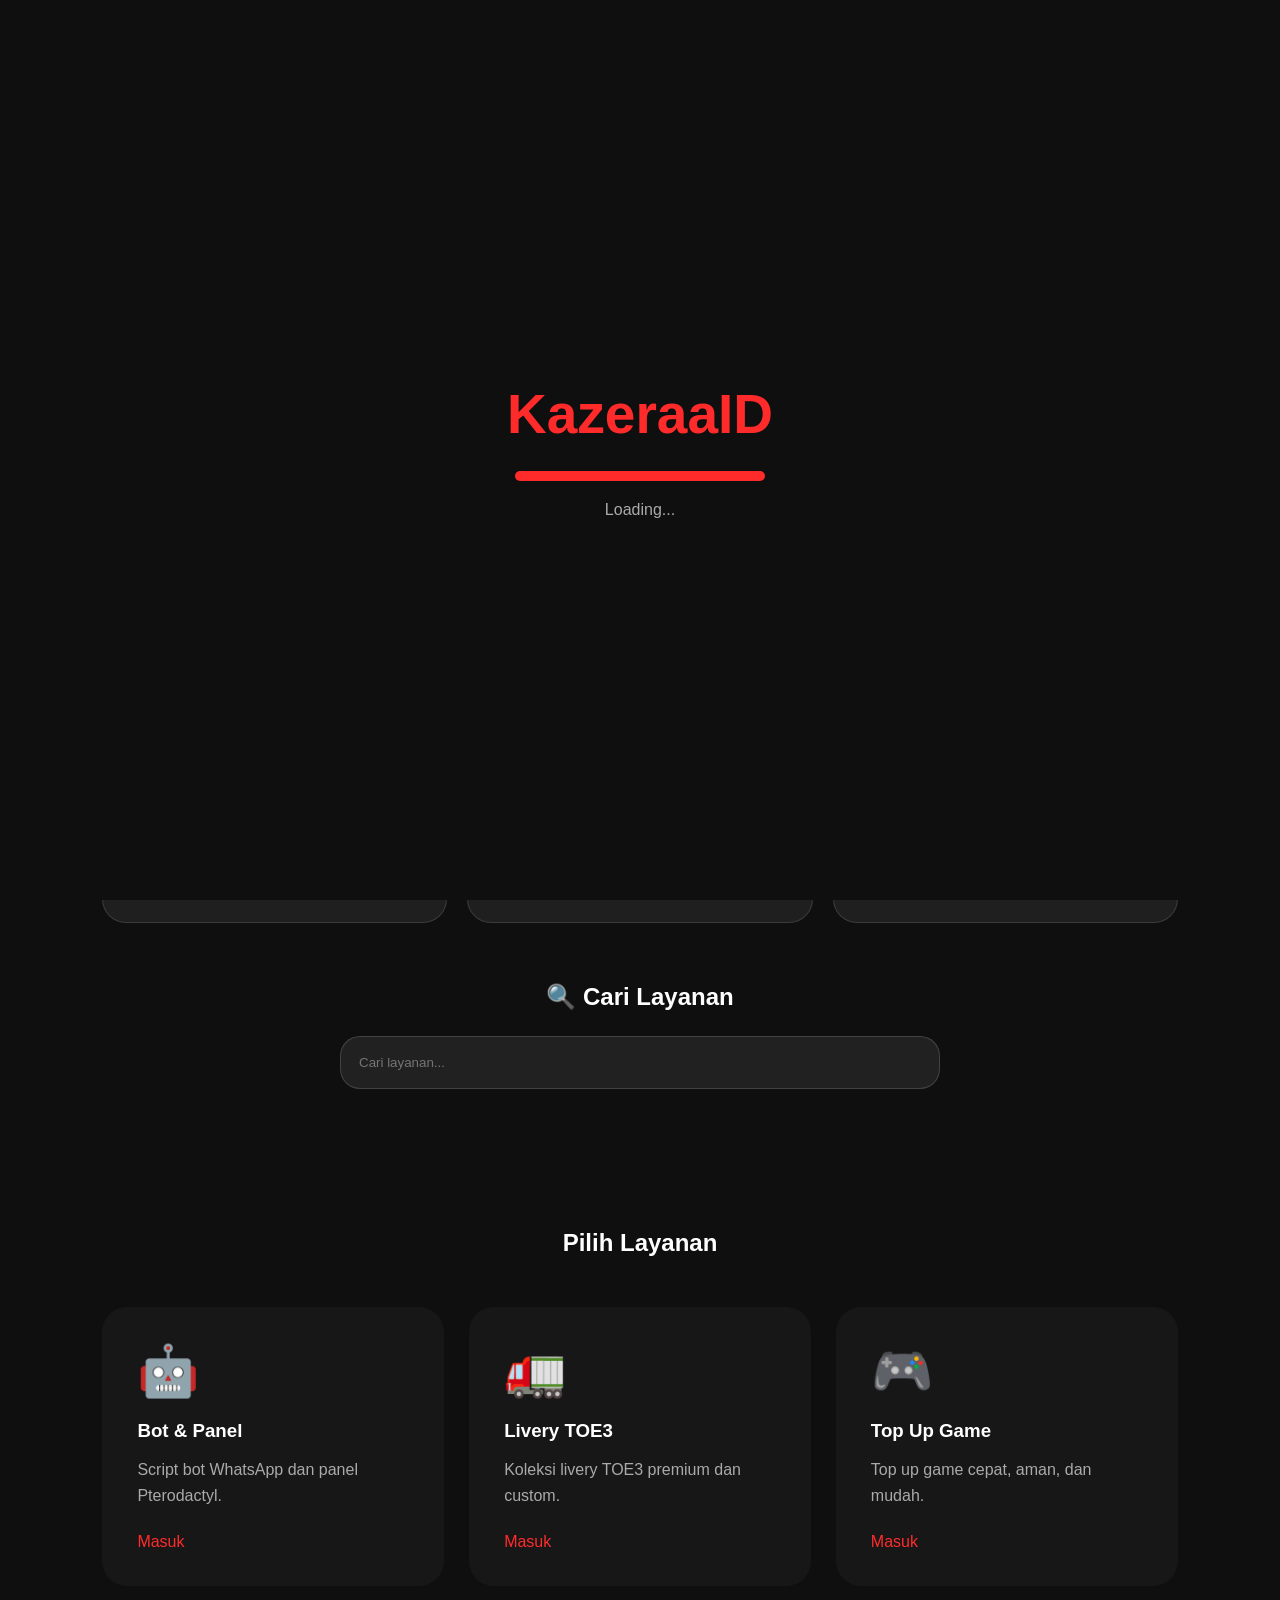
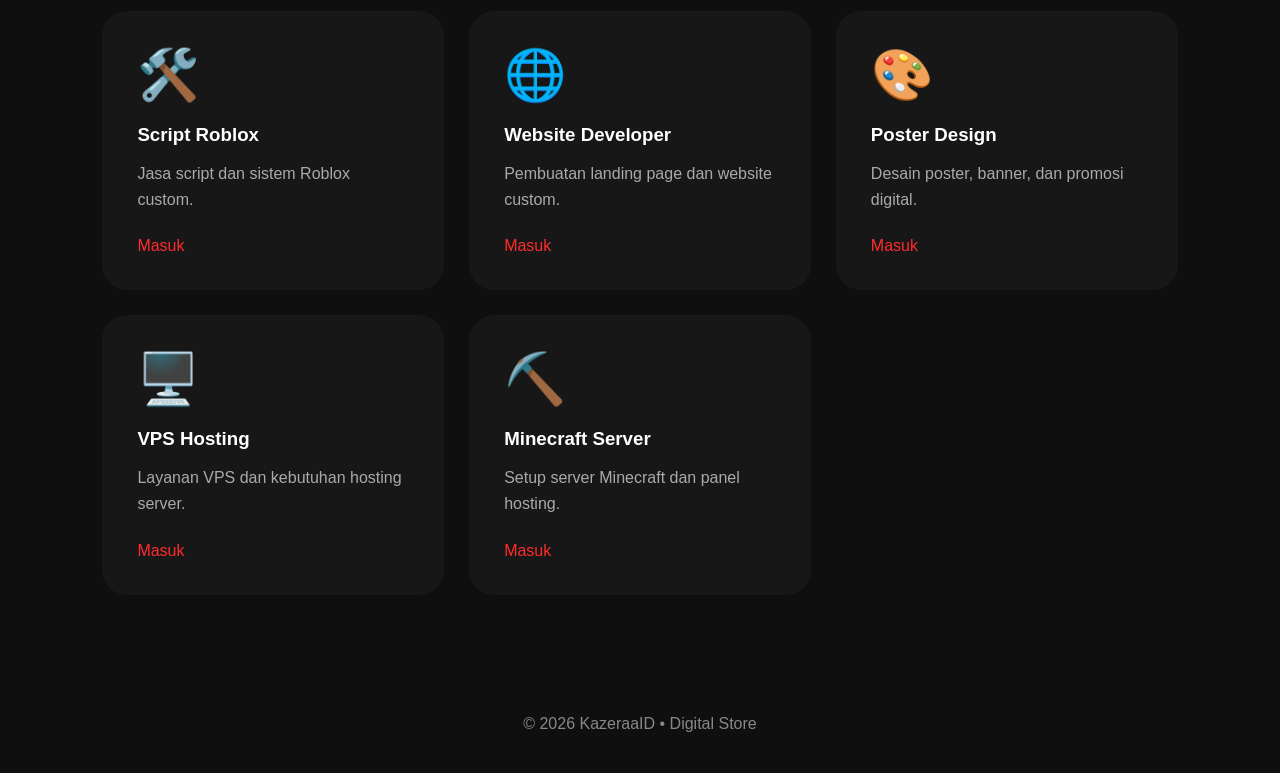
<file: index.html>
<!DOCTYPE html>
<html lang="id">
<head>
  <meta charset="UTF-8">
  <meta name="viewport" content="width=device-width, initial-scale=1.0">
  <title>KazeraaID - Digital Store</title>
  <link rel="stylesheet" href="style.css">
</head>
<body>

<div class="loader" id="loader">

    <div class="loader-content">

        <h1>KazeraaID</h1>

        <div class="loading-bar">

            <div class="loading-fill"></div>

        </div>

        <p>Loading...</p>

    </div>

</div>

  <header class="navbar">
    <div class="logo">Kazeraa<span>ID</span></div>

    <div class="nav-links">
        <a href="#services">Layanan</a>
        <a href="owner/index.html">Owner</a>
        <a href="contact/index.html">Contact</a>
        <a href="terms/index.html">Terms</a>
    </div>
</header>

  <section class="hero">
    <h1>KazeraaID</h1>
    <p>Digital Store untuk Bot, Panel, Livery, Top Up, Hosting, dan kebutuhan digital lainnya.</p>
    <a href="#services" class="hero-btn">Lihat Layanan</a>
  </section>
  
  <section class="dashboard">

    <div class="dash-card">
        <h3>8+</h3>
        <p>Layanan Digital</p>
    </div>

    <div class="dash-card">
        <h3>24/7</h3>
        <p>Support</p>
    </div>

    <div class="dash-card">
        <h3>Fast</h3>
        <p>Response</p>
    </div>

</section>

<section class="global-search">

    <h2>🔍 Cari Layanan</h2>

    <input
    type="text"
    id="globalSearch"
    placeholder="Cari layanan...">

    <div class="search-results" id="searchResults">

    </div>

</section>

  <section id="services" class="services">
    <h2>Pilih Layanan</h2>

    <div class="service-grid">

      <a href="bot-panel/index.html" class="service-card">
        <div class="icon">🤖</div>
        <h3>Bot & Panel</h3>
        <p>Script bot WhatsApp dan panel Pterodactyl.</p>
        <span>Masuk</span>
      </a>

      <a href="livery/index.html" class="service-card">
        <div class="icon">🚛</div>
        <h3>Livery TOE3</h3>
        <p>Koleksi livery TOE3 premium dan custom.</p>
        <span>Masuk</span>
      </a>

      <a href="topup/index.html" class="service-card">
        <div class="icon">🎮</div>
        <h3>Top Up Game</h3>
        <p>Top up game cepat, aman, dan mudah.</p>
        <span>Masuk</span>
      </a>

      <a href="roblox/index.html" class="service-card">
        <div class="icon">🛠️</div>
        <h3>Script Roblox</h3>
        <p>Jasa script dan sistem Roblox custom.</p>
        <span>Masuk</span>
      </a>

      <a href="website/index.html" class="service-card">
        <div class="icon">🌐</div>
        <h3>Website Developer</h3>
        <p>Pembuatan landing page dan website custom.</p>
        <span>Masuk</span>
      </a>

      <a href="poster/index.html" class="service-card">
        <div class="icon">🎨</div>
        <h3>Poster Design</h3>
        <p>Desain poster, banner, dan promosi digital.</p>
        <span>Masuk</span>
      </a>

      <a href="vps/index.html" class="service-card">
        <div class="icon">🖥️</div>
        <h3>VPS Hosting</h3>
        <p>Layanan VPS dan kebutuhan hosting server.</p>
        <span>Masuk</span>
      </a>

      <a href="minecraft/index.html" class="service-card">
        <div class="icon">⛏️</div>
        <h3>Minecraft Server</h3>
        <p>Setup server Minecraft dan panel hosting.</p>
        <span>Masuk</span>
      </a>

    </div>
  </section>

  <footer>
    <p>© 2026 KazeraaID • Digital Store</p>
  </footer>

<nav class="mobile-nav">
    <a href="#" class="active">
        <span>🏠</span>
        <p>Home</p>
    </a>

    <a href="#globalSearch">
        <span>🔍</span>
        <p>Search</p>
    </a>

    <a href="Owner/index.html">
        <span>👤</span>
        <p>Owner</p>
    </a>

    <a href="contact/index.html">
        <span>📞</span>
        <p>Contact</p>
    </a>
</nav>

  <script src="script.js"></script>
</body>
</html>
</file>
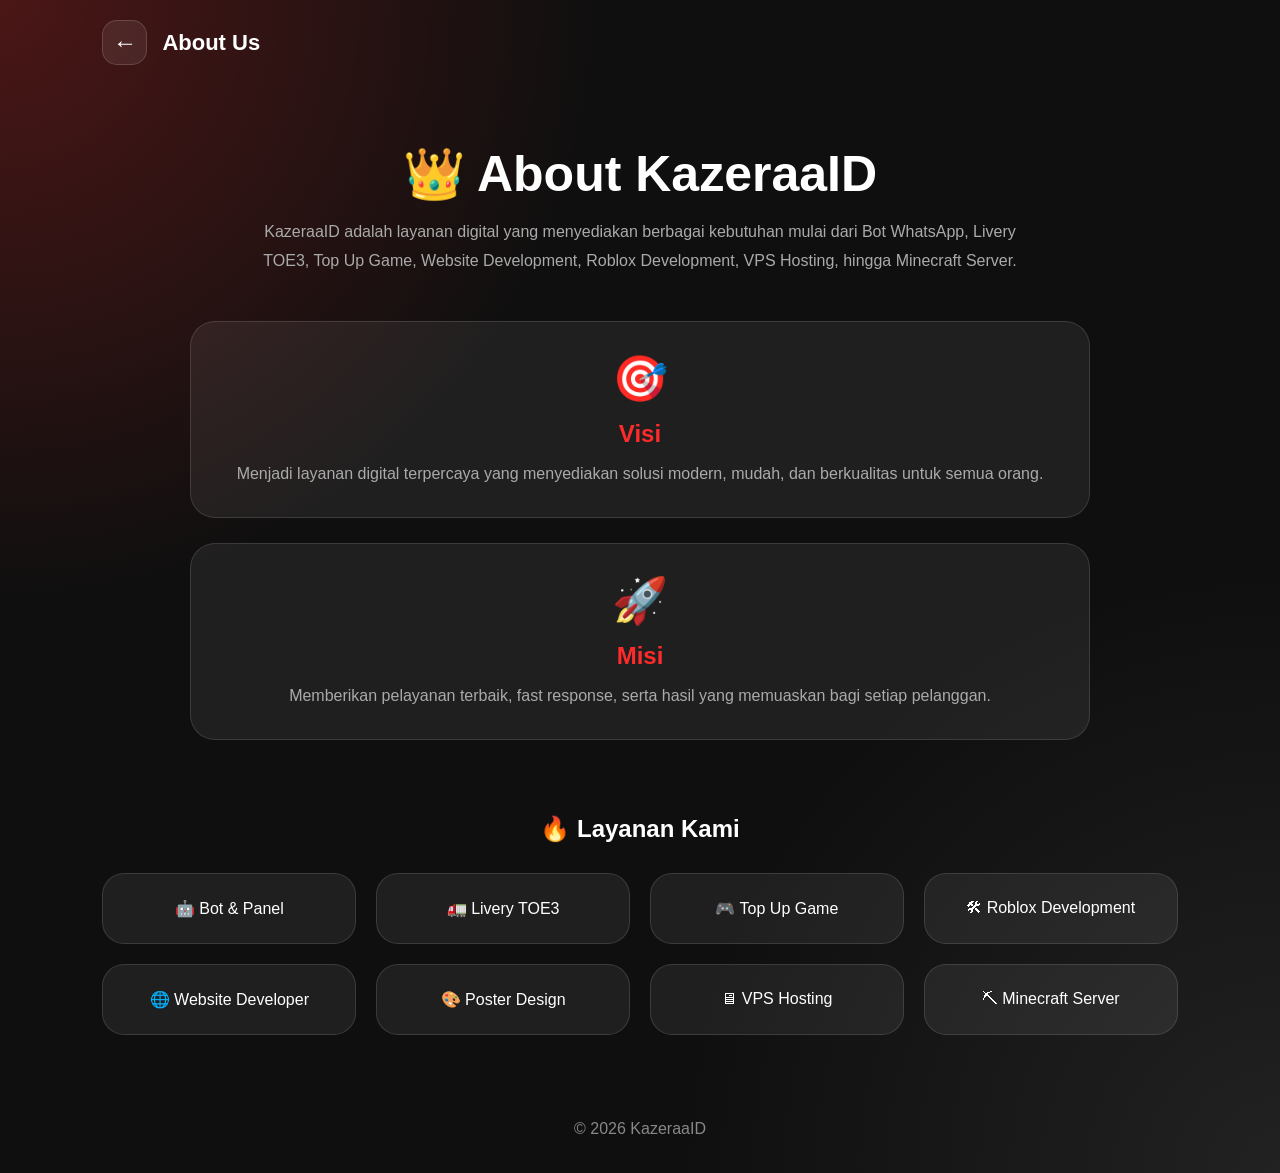
<file: about us/index.html>
<!DOCTYPE html>
<html lang="id">
<head>
    <meta charset="UTF-8">
    <meta name="viewport" content="width=device-width, initial-scale=1.0">
    <title>About Us - KazeraaID</title>
    <link rel="stylesheet" href="style.css">
</head>
<body>

    <!-- Top Bar -->
    <div class="top-bar">

        <a href="../index.html" class="back-btn">
            ←
        </a>

        <h3>About Us</h3>

    </div>


    <!-- Hero -->

    <section class="hero">

        <h1>👑 About KazeraaID</h1>

        <p>
            KazeraaID adalah layanan digital yang menyediakan berbagai kebutuhan mulai dari Bot WhatsApp, Livery TOE3, Top Up Game, Website Development, Roblox Development, VPS Hosting, hingga Minecraft Server.
        </p>

    </section>


    <!-- Visi -->

    <section class="card-section">

        <div class="card">

            <div class="icon">
                🎯
            </div>

            <h2>Visi</h2>

            <p>
                Menjadi layanan digital terpercaya yang menyediakan solusi modern, mudah, dan berkualitas untuk semua orang.
            </p>

        </div>

    </section>


    <!-- Misi -->

    <section class="card-section">

        <div class="card">

            <div class="icon">
                🚀
            </div>

            <h2>Misi</h2>

            <p>
                Memberikan pelayanan terbaik, fast response, serta hasil yang memuaskan bagi setiap pelanggan.
            </p>

        </div>

    </section>


    <!-- Layanan -->

    <section class="services">

        <h2>🔥 Layanan Kami</h2>

        <div class="service-grid">

            <div class="service-card">
                🤖 Bot & Panel
            </div>

            <div class="service-card">
                🚛 Livery TOE3
            </div>

            <div class="service-card">
                🎮 Top Up Game
            </div>

            <div class="service-card">
                🛠 Roblox Development
            </div>

            <div class="service-card">
                🌐 Website Developer
            </div>

            <div class="service-card">
                🎨 Poster Design
            </div>

            <div class="service-card">
                🖥 VPS Hosting
            </div>

            <div class="service-card">
                ⛏ Minecraft Server
            </div>

        </div>

    </section>


    <!-- Footer -->

    <footer>

        © 2026 KazeraaID

    </footer>

</body>
</html>
</file>
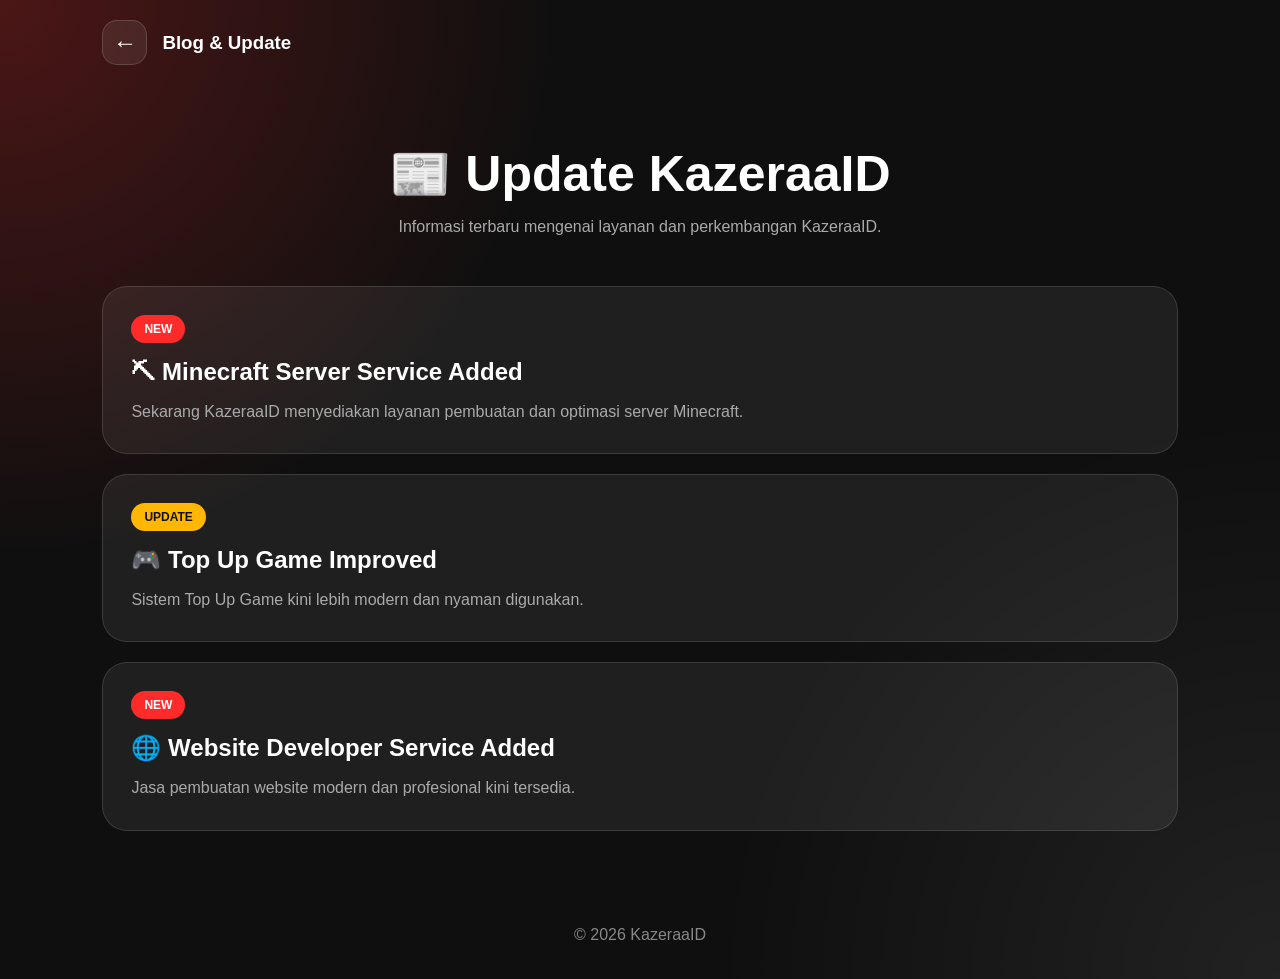
<file: blog/index.html>
<!DOCTYPE html>
<html lang="id">
<head>
    <meta charset="UTF-8">
    <meta name="viewport" content="width=device-width, initial-scale=1.0">
    <title>Blog & Update - KazeraaID</title>
    <link rel="stylesheet" href="style.css">
</head>
<body>

<div class="top-bar">

    <a href="../index.html" class="back-btn">
        ←
    </a>

    <h3>Blog & Update</h3>

</div>


<section class="hero">

    <h1>📰 Update KazeraaID</h1>

    <p>
        Informasi terbaru mengenai layanan dan perkembangan KazeraaID.
    </p>

</section>


<section class="blog-section">

    <div class="blog-card">

        <span class="tag new">
            NEW
        </span>

        <h2>
            ⛏ Minecraft Server Service Added
        </h2>

        <p>
            Sekarang KazeraaID menyediakan layanan pembuatan dan optimasi server Minecraft.
        </p>

    </div>


    <div class="blog-card">

        <span class="tag update">
            UPDATE
        </span>

        <h2>
            🎮 Top Up Game Improved
        </h2>

        <p>
            Sistem Top Up Game kini lebih modern dan nyaman digunakan.
        </p>

    </div>


    <div class="blog-card">

        <span class="tag new">
            NEW
        </span>

        <h2>
            🌐 Website Developer Service Added
        </h2>

        <p>
            Jasa pembuatan website modern dan profesional kini tersedia.
        </p>

    </div>

</section>


<footer>

    © 2026 KazeraaID

</footer>

</body>
</html>
</file>
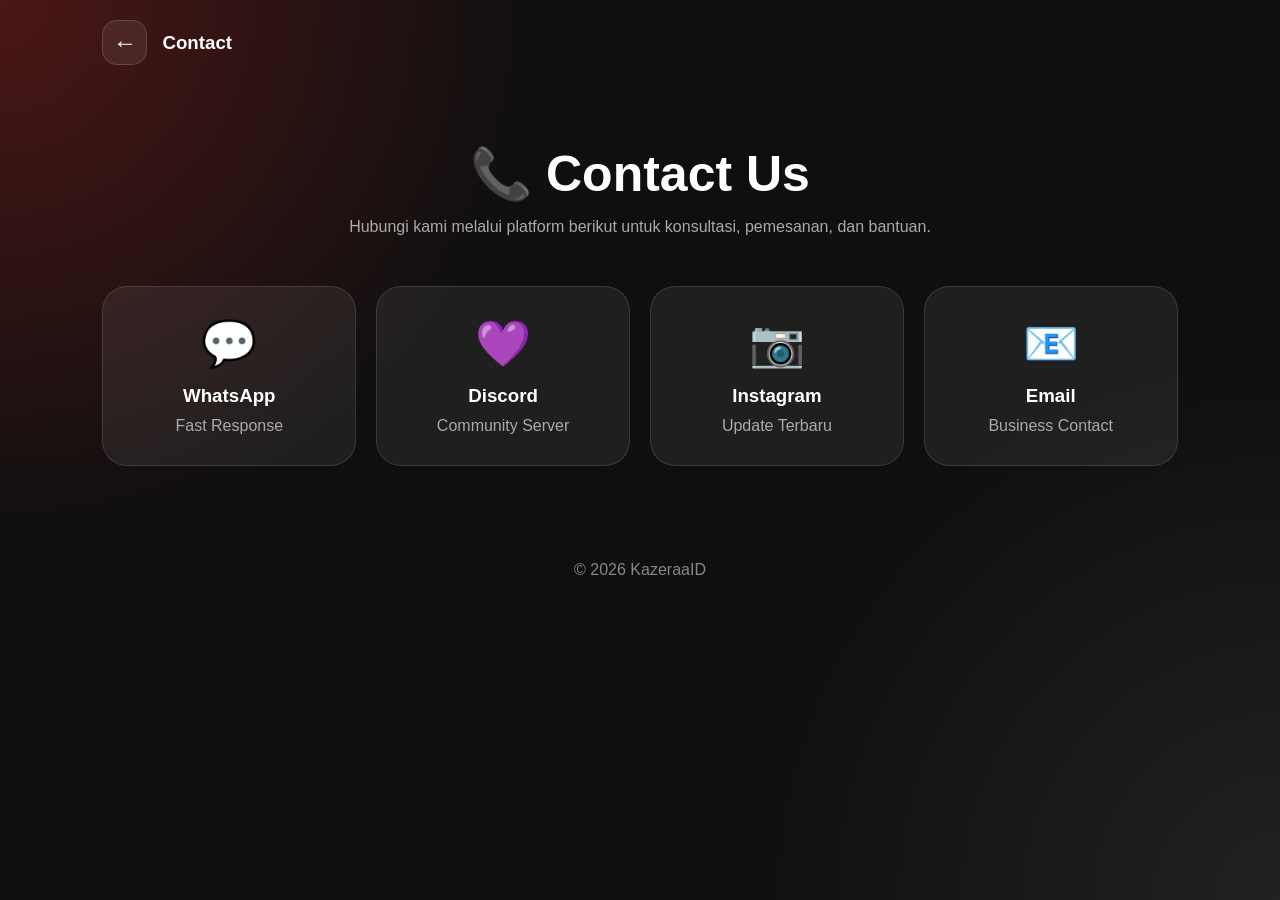
<file: contact/index.html>
<!DOCTYPE html>
<html lang="id">
<head>
    <meta charset="UTF-8">
    <meta name="viewport" content="width=device-width, initial-scale=1.0">
    <title>Contact - KazeraaID</title>
    <link rel="stylesheet" href="style.css">
</head>
<body>

    <div class="top-bar">

        <a href="../index.html" class="back-btn">
            ←
        </a>

        <h3>Contact</h3>

    </div>


    <section class="hero">

        <h1>📞 Contact Us</h1>

        <p>
            Hubungi kami melalui platform berikut untuk konsultasi, pemesanan, dan bantuan.
        </p>

    </section>


    <section class="contact-section">

        <div class="contact-grid">

            <a href="https://wa.me/6289524501105"
            target="_blank"
            class="contact-card">

                <div class="contact-icon">
                    💬
                </div>

                <h3>WhatsApp</h3>

                <p>
                    Fast Response
                </p>

            </a>


            <a href="#"
            class="contact-card">

                <div class="contact-icon">
                    💜
                </div>

                <h3>Discord</h3>

                <p>
                    Community Server
                </p>

            </a>


            <a href="#"
            class="contact-card">

                <div class="contact-icon">
                    📷
                </div>

                <h3>Instagram</h3>

                <p>
                    Update Terbaru
                </p>

            </a>


            <a href="mailto:tiwing20@gmail.com"
            class="contact-card">

                <div class="contact-icon">
                    📧
                </div>

                <h3>Email</h3>

                <p>
                    Business Contact
                </p>

            </a>

        </div>

    </section>


    <footer>

        © 2026 KazeraaID

    </footer>

</body>
</html>
</file>
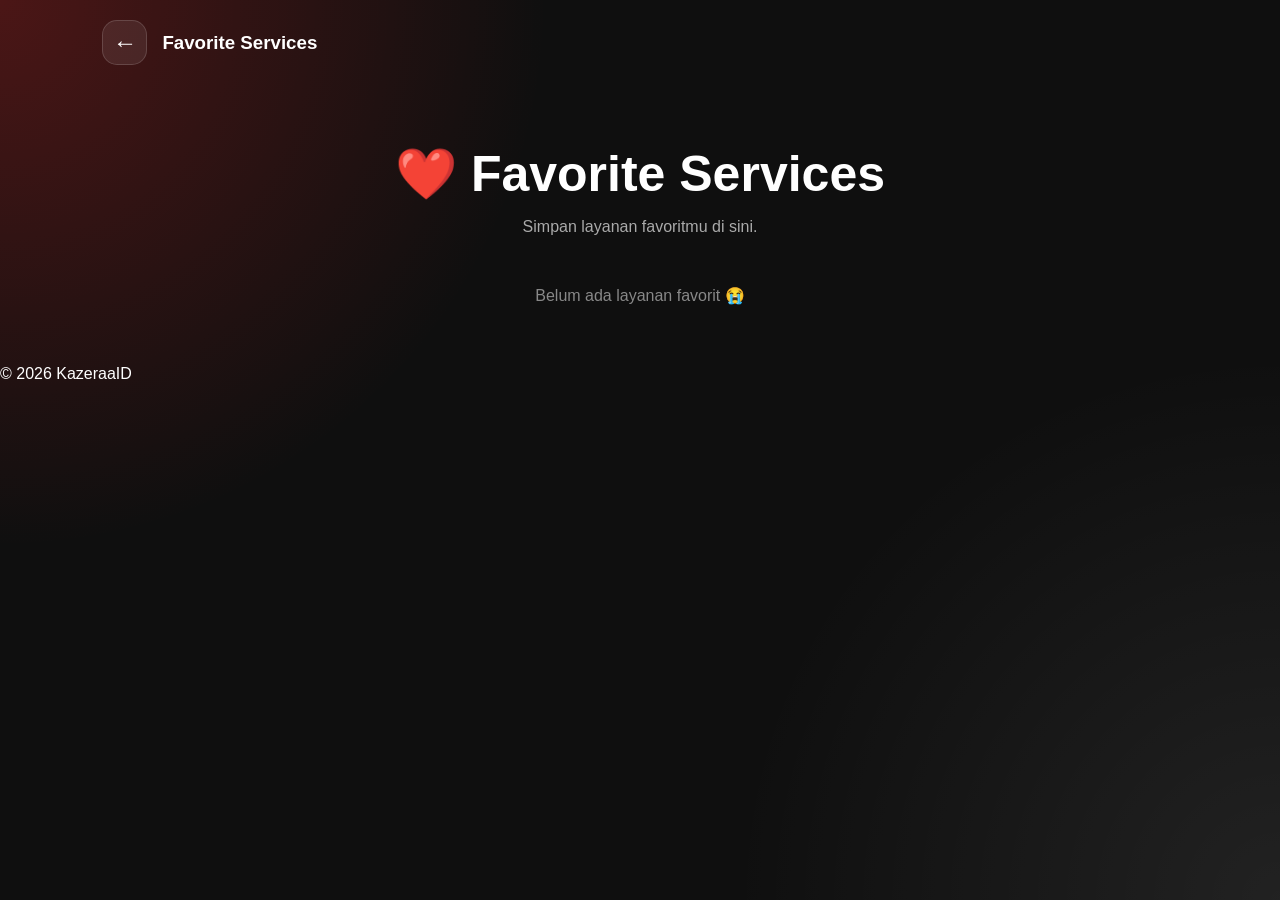
<file: favorite/index.html>
<!DOCTYPE html>
<html lang="id">
<head>
    <meta charset="UTF-8">
    <meta name="viewport" content="width=device-width, initial-scale=1.0">
    <title>Favorite Services - KazeraaID</title>
    <link rel="stylesheet" href="style.css">
</head>
<body>

<div class="top-bar">

    <a href="../index.html" class="back-btn">
        ←
    </a>

    <h3>Favorite Services</h3>

</div>

<section class="hero">

    <h1>❤️ Favorite Services</h1>

    <p>
        Simpan layanan favoritmu di sini.
    </p>

</section>


<section class="favorite-section">

    <div class="favorite-grid" id="favoriteGrid">

        <div class="empty">

            Belum ada layanan favorit 😭

        </div>

    </div>

</section>


<footer>

    © 2026 KazeraaID

</footer>

<script src="script.js"></script>

</body>
</html>
</file>
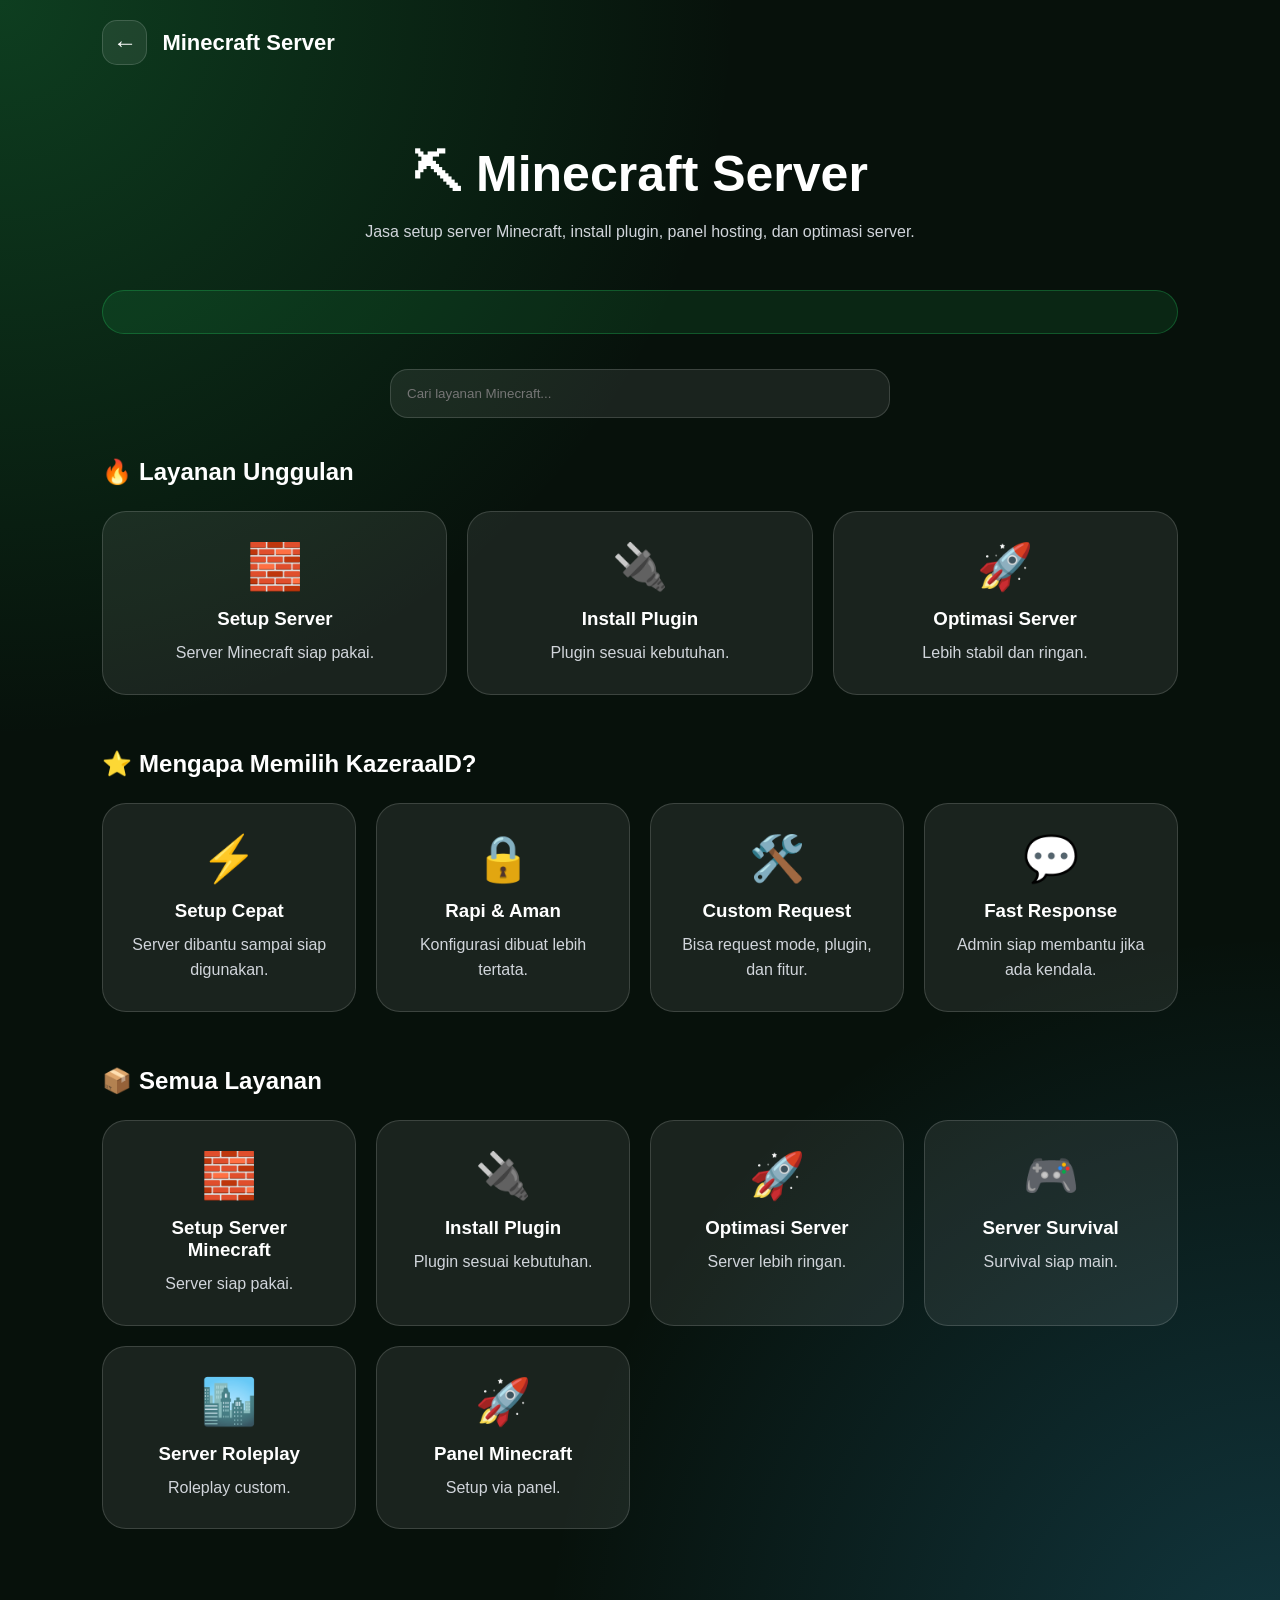
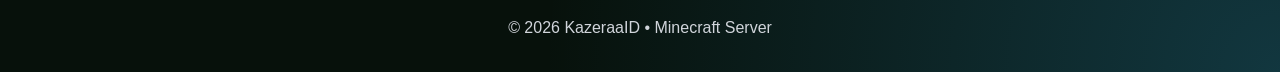
<file: minecraft/index.html>
<!DOCTYPE html>
<html lang="id">
<head>
    <meta charset="UTF-8">
    <meta name="viewport" content="width=device-width, initial-scale=1.0">
    <title>KazeraaID Minecraft Server</title>
    <link rel="stylesheet" href="style.css">
</head>
<body>

    <div class="top-bar">
        <a href="../index.html" class="back-btn">←</a>
        <h3>Minecraft Server</h3>
    </div>

    <section class="hero">
        <h1>⛏ Minecraft Server</h1>
        <p>Jasa setup server Minecraft, install plugin, panel hosting, dan optimasi server.</p>
    </section>

    <section class="running-text">
        <div>
            ⛏ Minecraft Server • Setup Plugin • Panel Pterodactyl • Bedrock & Java • Optimasi Server •
        </div>
    </section>

    <section class="search-box">
        <input type="text" id="searchInput" placeholder="Cari layanan Minecraft..." onkeyup="searchMinecraft()">
    </section>

    <section class="popular-section">
        <h2>🔥 Layanan Unggulan</h2>

        <div class="popular-grid">
            <div class="popular-card">
                <div class="popular-icon">🧱</div>
                <h3>Setup Server</h3>
                <p>Server Minecraft siap pakai.</p>
            </div>

            <div class="popular-card">
                <div class="popular-icon">🔌</div>
                <h3>Install Plugin</h3>
                <p>Plugin sesuai kebutuhan.</p>
            </div>

            <div class="popular-card">
                <div class="popular-icon">🚀</div>
                <h3>Optimasi Server</h3>
                <p>Lebih stabil dan ringan.</p>
            </div>
        </div>
    </section>

    <section class="feature-section">
        <h2>⭐ Mengapa Memilih KazeraaID?</h2>

        <div class="feature-grid">
            <div class="feature-card">
                <div class="feature-icon">⚡</div>
                <h3>Setup Cepat</h3>
                <p>Server dibantu sampai siap digunakan.</p>
            </div>

            <div class="feature-card">
                <div class="feature-icon">🔒</div>
                <h3>Rapi & Aman</h3>
                <p>Konfigurasi dibuat lebih tertata.</p>
            </div>

            <div class="feature-card">
                <div class="feature-icon">🛠️</div>
                <h3>Custom Request</h3>
                <p>Bisa request mode, plugin, dan fitur.</p>
            </div>

            <div class="feature-card">
                <div class="feature-icon">💬</div>
                <h3>Fast Response</h3>
                <p>Admin siap membantu jika ada kendala.</p>
            </div>
        </div>
    </section>

    <section class="project-section">
        <h2>📦 Semua Layanan</h2>

        <div class="project-grid">

            <div class="project-card" onclick="openDetail('🧱 Setup Server Minecraft','Jasa setup server Minecraft sampai siap dipakai.','Java Edition, Bedrock Edition, Panel Setup, Basic Config')">
                <div class="project-icon">🧱</div>
                <h3>Setup Server Minecraft</h3>
                <p>Server siap pakai.</p>
            </div>

            <div class="project-card" onclick="openDetail('🔌 Install Plugin','Jasa install dan konfigurasi plugin Minecraft.','EssentialsX, LuckPerms, WorldEdit, Economy, AntiCheat')">
                <div class="project-icon">🔌</div>
                <h3>Install Plugin</h3>
                <p>Plugin sesuai kebutuhan.</p>
            </div>

            <div class="project-card" onclick="openDetail('🚀 Optimasi Server','Optimasi server Minecraft agar lebih stabil.','PaperMC, Purpur, View Distance, Entity Limit, Lag Reduction')">
                <div class="project-icon">🚀</div>
                <h3>Optimasi Server</h3>
                <p>Server lebih ringan.</p>
            </div>

            <div class="project-card" onclick="openDetail('🎮 Server Survival','Setup server survival dengan fitur lengkap.','Spawn, Economy, Claim Land, Rank, Shop')">
                <div class="project-icon">🎮</div>
                <h3>Server Survival</h3>
                <p>Survival siap main.</p>
            </div>

            <div class="project-card" onclick="openDetail('🏙️ Server Roleplay','Setup server roleplay Minecraft.','Role System, Economy, Jobs, City Setup, Permission')">
                <div class="project-icon">🏙️</div>
                <h3>Server Roleplay</h3>
                <p>Roleplay custom.</p>
            </div>

            <div class="project-card" onclick="openDetail('🚀 Panel Pterodactyl Minecraft','Setup Minecraft di panel Pterodactyl.','Server Egg, Allocation Port, Console Setup, Startup Config')">
                <div class="project-icon">🚀</div>
                <h3>Panel Minecraft</h3>
                <p>Setup via panel.</p>
            </div>

        </div>
    </section>

    <div class="modal" id="detailModal">
        <div class="modal-box">
            <button class="close-btn" onclick="closeDetail()">×</button>

            <h2 id="detailTitle"></h2>
            <p id="detailDesc"></p>

            <h3>Fitur:</h3>
            <ul id="detailFeatures"></ul>

            <a href="https://wa.me/6289524501105" class="wa-btn" target="_blank">
                Hubungi Admin
            </a>
        </div>
    </div>
    
    <div class="modal" id="detailModal">
    <div class="modal-box">
        <button class="close-btn" onclick="closeDetail()">×</button>

        <h2 id="detailTitle"></h2>
        <p id="detailDesc"></p>

        <h3>Fitur:</h3>
        <ul id="detailFeatures"></ul>

        <a href="https://wa.me/6289524501105" class="wa-btn" target="_blank">
            Hubungi Admin
        </a>
    </div>
</div>

    <footer>
        <p>© 2026 KazeraaID • Minecraft Server</p>
    </footer>

<script src="script.js"></script>

</body>
</html>
</file>
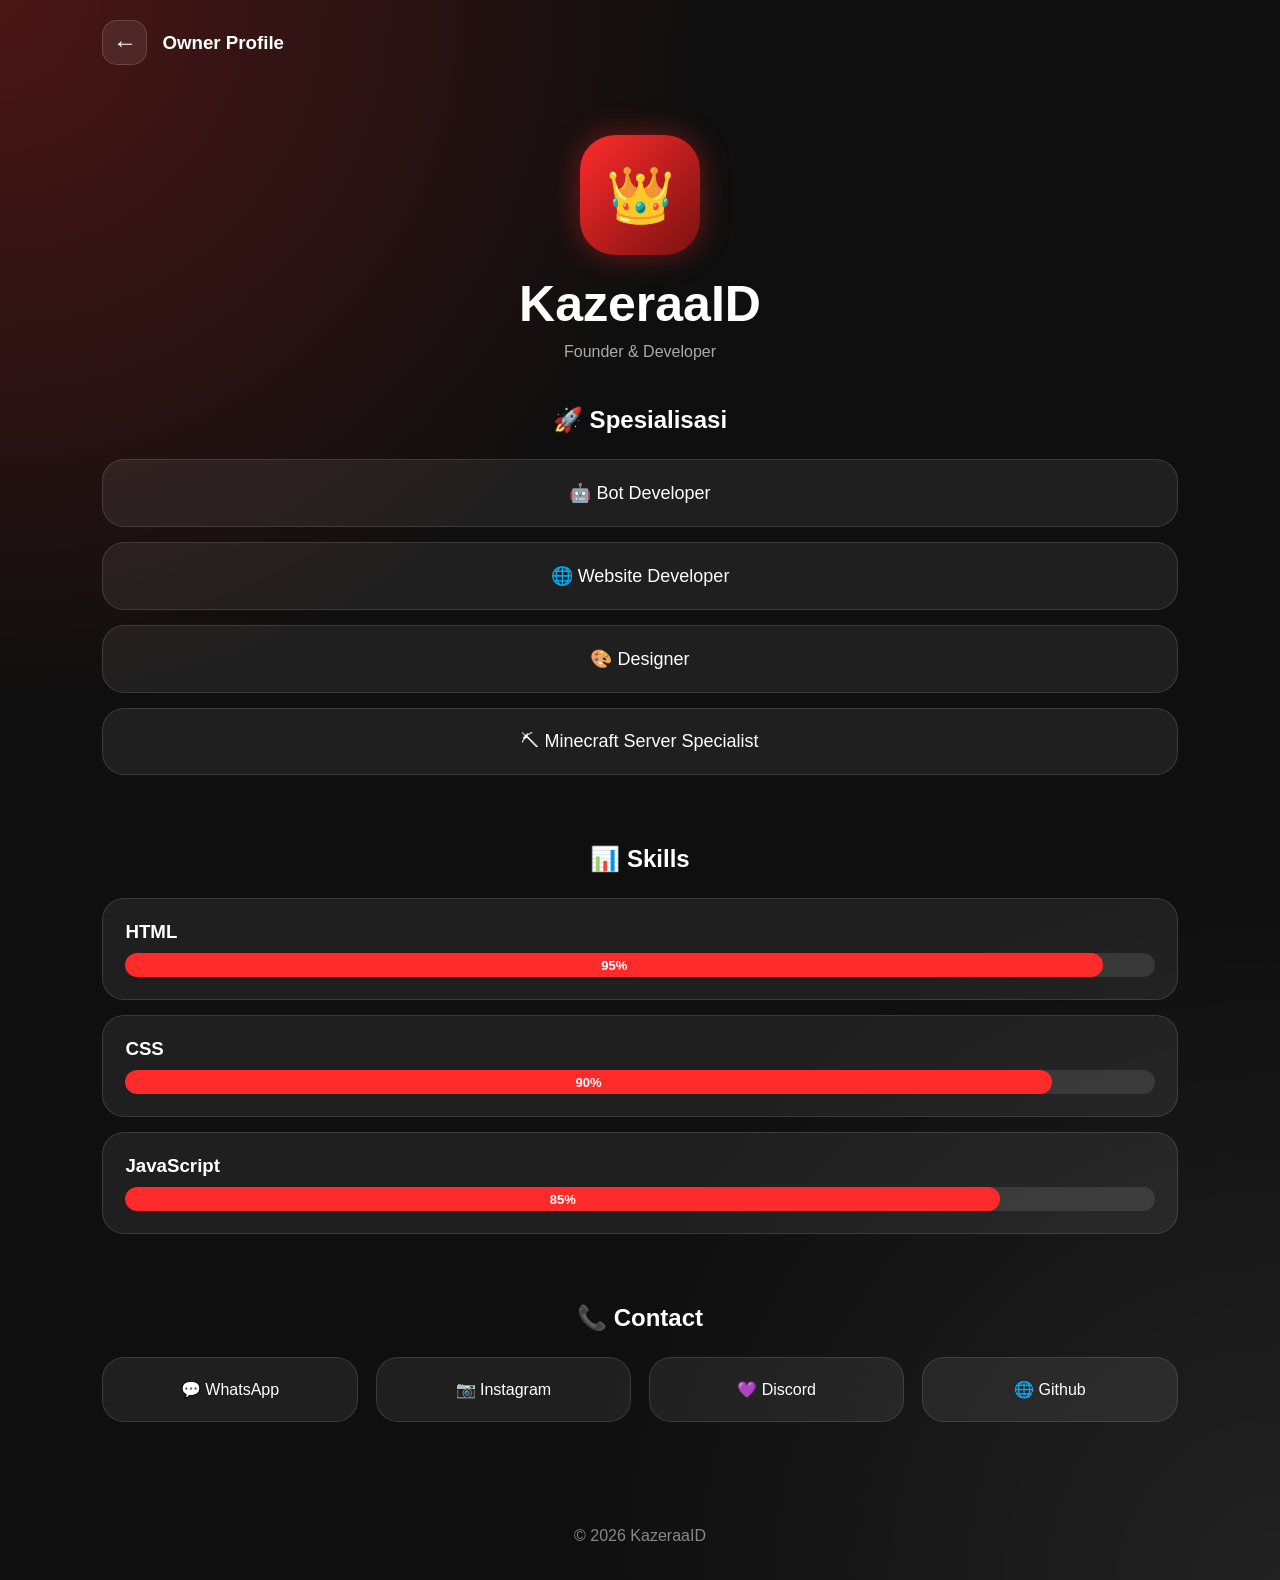
<file: owner/index.html>
<!DOCTYPE html>
<html lang="id">
<head>
    <meta charset="UTF-8">
    <meta name="viewport" content="width=device-width, initial-scale=1.0">
    <title>Owner Profile - KazeraaID</title>
    <link rel="stylesheet" href="style.css">
</head>
<body>

<div class="top-bar">

    <a href="../index.html" class="back-btn">
        ←
    </a>

    <h3>Owner Profile</h3>

</div>

<section class="hero">

    <div class="profile-image">

        👑

    </div>

    <h1>KazeraaID</h1>

    <p>
        Founder & Developer
    </p>

</section>


<section class="skills">

    <h2>🚀 Spesialisasi</h2>

    <div class="skill-card">

        🤖 Bot Developer

    </div>

    <div class="skill-card">

        🌐 Website Developer

    </div>

    <div class="skill-card">

        🎨 Designer

    </div>

    <div class="skill-card">

        ⛏ Minecraft Server Specialist

    </div>

</section>


<section class="progress-section">

    <h2>📊 Skills</h2>

    <div class="progress-card">

        <h3>HTML</h3>

        <div class="bar">
            <div class="fill html">
                95%
            </div>
        </div>

    </div>


    <div class="progress-card">

        <h3>CSS</h3>

        <div class="bar">
            <div class="fill css">
                90%
            </div>
        </div>

    </div>


    <div class="progress-card">

        <h3>JavaScript</h3>

        <div class="bar">
            <div class="fill js">
                85%
            </div>
        </div>

    </div>

</section>


<section class="social">

    <h2>📞 Contact</h2>

    <div class="social-grid">

        <a href="https://wa.me/6289524501105"
        target="_blank"
        class="social-card">

            💬 WhatsApp

        </a>

        <a href="#"
        class="social-card">

            📷 Instagram

        </a>

        <a href="#"
        class="social-card">

            💜 Discord

        </a>

        <a href="#"
        class="social-card">

            🌐 Github

        </a>

    </div>

</section>


<footer>

    © 2026 KazeraaID

</footer>

</body>
</html>
</file>
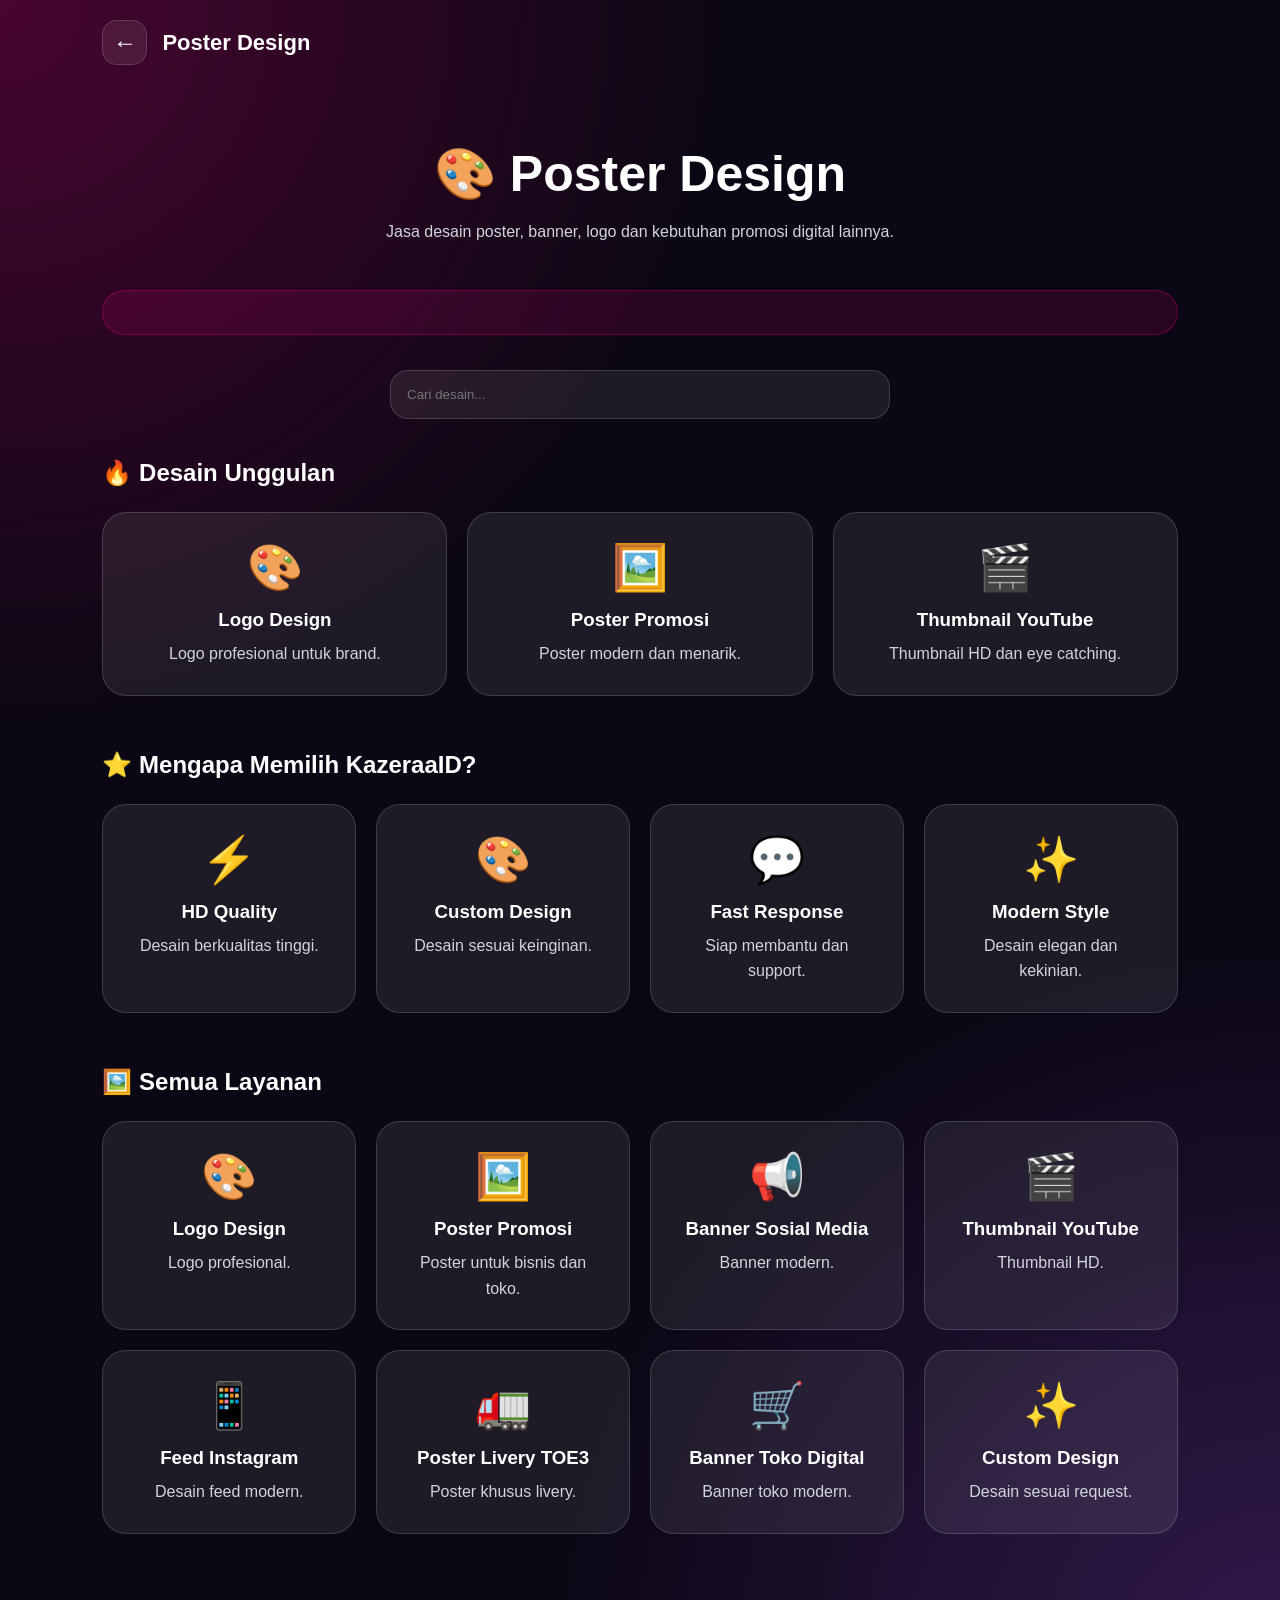
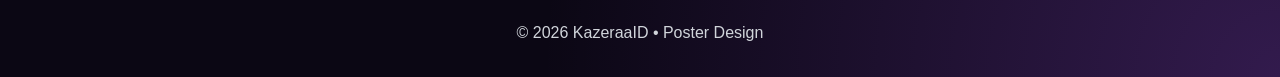
<file: poster/index.html>
<!DOCTYPE html>
<html lang="id">
<head>
    <meta charset="UTF-8">
    <meta name="viewport" content="width=device-width, initial-scale=1.0">
    <title>KazeraaID Poster Design</title>
    <link rel="stylesheet" href="style.css">
</head>
<body>

    <div class="top-bar">
        <a href="../index.html" class="back-btn">←</a>
        <h3>Poster Design</h3>
    </div>

    <section class="hero">

        <h1>🎨 Poster Design</h1>

        <p>
            Jasa desain poster, banner, logo dan kebutuhan promosi digital lainnya.
        </p>

    </section>

    <section class="running-text">

        <div>
            🎨 Logo Design • Poster Promosi • Banner WhatsApp • Thumbnail YouTube • Feed Instagram •
        </div>

    </section>

    <section class="search-box">

        <input
        type="text"
        id="searchInput"
        placeholder="Cari desain..."
        onkeyup="searchDesign()">

    </section>

    <section class="popular-section">

        <h2>🔥 Desain Unggulan</h2>

        <div class="popular-grid">

            <div class="popular-card">
                <div class="popular-icon">🎨</div>
                <h3>Logo Design</h3>
                <p>Logo profesional untuk brand.</p>
            </div>

            <div class="popular-card">
                <div class="popular-icon">🖼️</div>
                <h3>Poster Promosi</h3>
                <p>Poster modern dan menarik.</p>
            </div>

            <div class="popular-card">
                <div class="popular-icon">🎬</div>
                <h3>Thumbnail YouTube</h3>
                <p>Thumbnail HD dan eye catching.</p>
            </div>

        </div>

    </section>

    <section class="feature-section">

        <h2>⭐ Mengapa Memilih KazeraaID?</h2>

        <div class="feature-grid">

            <div class="feature-card">
                <div class="feature-icon">⚡</div>
                <h3>HD Quality</h3>
                <p>Desain berkualitas tinggi.</p>
            </div>

            <div class="feature-card">
                <div class="feature-icon">🎨</div>
                <h3>Custom Design</h3>
                <p>Desain sesuai keinginan.</p>
            </div>

            <div class="feature-card">
                <div class="feature-icon">💬</div>
                <h3>Fast Response</h3>
                <p>Siap membantu dan support.</p>
            </div>

            <div class="feature-card">
                <div class="feature-icon">✨</div>
                <h3>Modern Style</h3>
                <p>Desain elegan dan kekinian.</p>
            </div>

        </div>

    </section>

    <!-- Semua Layanan -->
<section class="project-section">

    <h2>🖼️ Semua Layanan</h2>

    <div class="project-grid">

        <div class="project-card"
        onclick="openDetail(
        '🎨 Logo Design',
        'Jasa pembuatan logo profesional.',
        'HD Quality, PNG Transparan, Modern Style, Custom Request'
        )">

            <div class="project-icon">🎨</div>

            <h3>Logo Design</h3>

            <p>Logo profesional.</p>

        </div>


        <div class="project-card"
        onclick="openDetail(
        '🖼️ Poster Promosi',
        'Poster promosi untuk bisnis dan toko.',
        'HD Quality, Modern Design, Social Media Ready'
        )">

            <div class="project-icon">🖼️</div>

            <h3>Poster Promosi</h3>

            <p>Poster untuk bisnis dan toko.</p>

        </div>


        <div class="project-card"
        onclick="openDetail(
        '📢 Banner Sosial Media',
        'Desain banner modern untuk sosial media.',
        'Facebook Banner, WhatsApp Banner, HD Quality'
        )">

            <div class="project-icon">📢</div>

            <h3>Banner Sosial Media</h3>

            <p>Banner modern.</p>

        </div>


        <div class="project-card"
        onclick="openDetail(
        '🎬 Thumbnail YouTube',
        'Thumbnail menarik dan eye catching.',
        'HD Quality, Custom Design, Clickbait Style'
        )">

            <div class="project-icon">🎬</div>

            <h3>Thumbnail YouTube</h3>

            <p>Thumbnail HD.</p>

        </div>


        <div class="project-card"
        onclick="openDetail(
        '📱 Feed Instagram',
        'Desain feed Instagram modern.',
        'Grid Design, Story Design, HD Quality'
        )">

            <div class="project-icon">📱</div>

            <h3>Feed Instagram</h3>

            <p>Desain feed modern.</p>

        </div>


        <div class="project-card"
        onclick="openDetail(
        '🚛 Poster Livery TOE3',
        'Poster khusus livery Truckers Of Europe 3.',
        'HD Quality, Modern Style, Custom Request'
        )">

            <div class="project-icon">🚛</div>

            <h3>Poster Livery TOE3</h3>

            <p>Poster khusus livery.</p>

        </div>


        <div class="project-card"
        onclick="openDetail(
        '🛒 Banner Toko Digital',
        'Banner untuk toko dan marketplace.',
        'WhatsApp Banner, Store Banner, HD Quality'
        )">

            <div class="project-icon">🛒</div>

            <h3>Banner Toko Digital</h3>

            <p>Banner toko modern.</p>

        </div>


        <div class="project-card"
        onclick="openDetail(
        '✨ Custom Design',
        'Desain sesuai kebutuhan pelanggan.',
        'Poster, Logo, Banner, Thumbnail'
        )">

            <div class="project-icon">✨</div>

            <h3>Custom Design</h3>

            <p>Desain sesuai request.</p>

        </div>

    </div>

</section>

<div class="modal" id="detailModal">

    <div class="modal-box">

        <button class="close-btn"
        onclick="closeDetail()">
            ×
        </button>

        <h2 id="detailTitle"></h2>

        <p id="detailDesc"></p>

        <h3>Fitur:</h3>

        <ul id="detailFeatures"></ul>

        <a href="https://wa.me/6289524501105"
        class="wa-btn"
        target="_blank">

            Hubungi Admin

        </a>

    </div>

</div>

    <footer>

        <p>
            © 2026 KazeraaID • Poster Design
        </p>

    </footer>

<script src="script.js"></script>

</body>
</html>
</file>
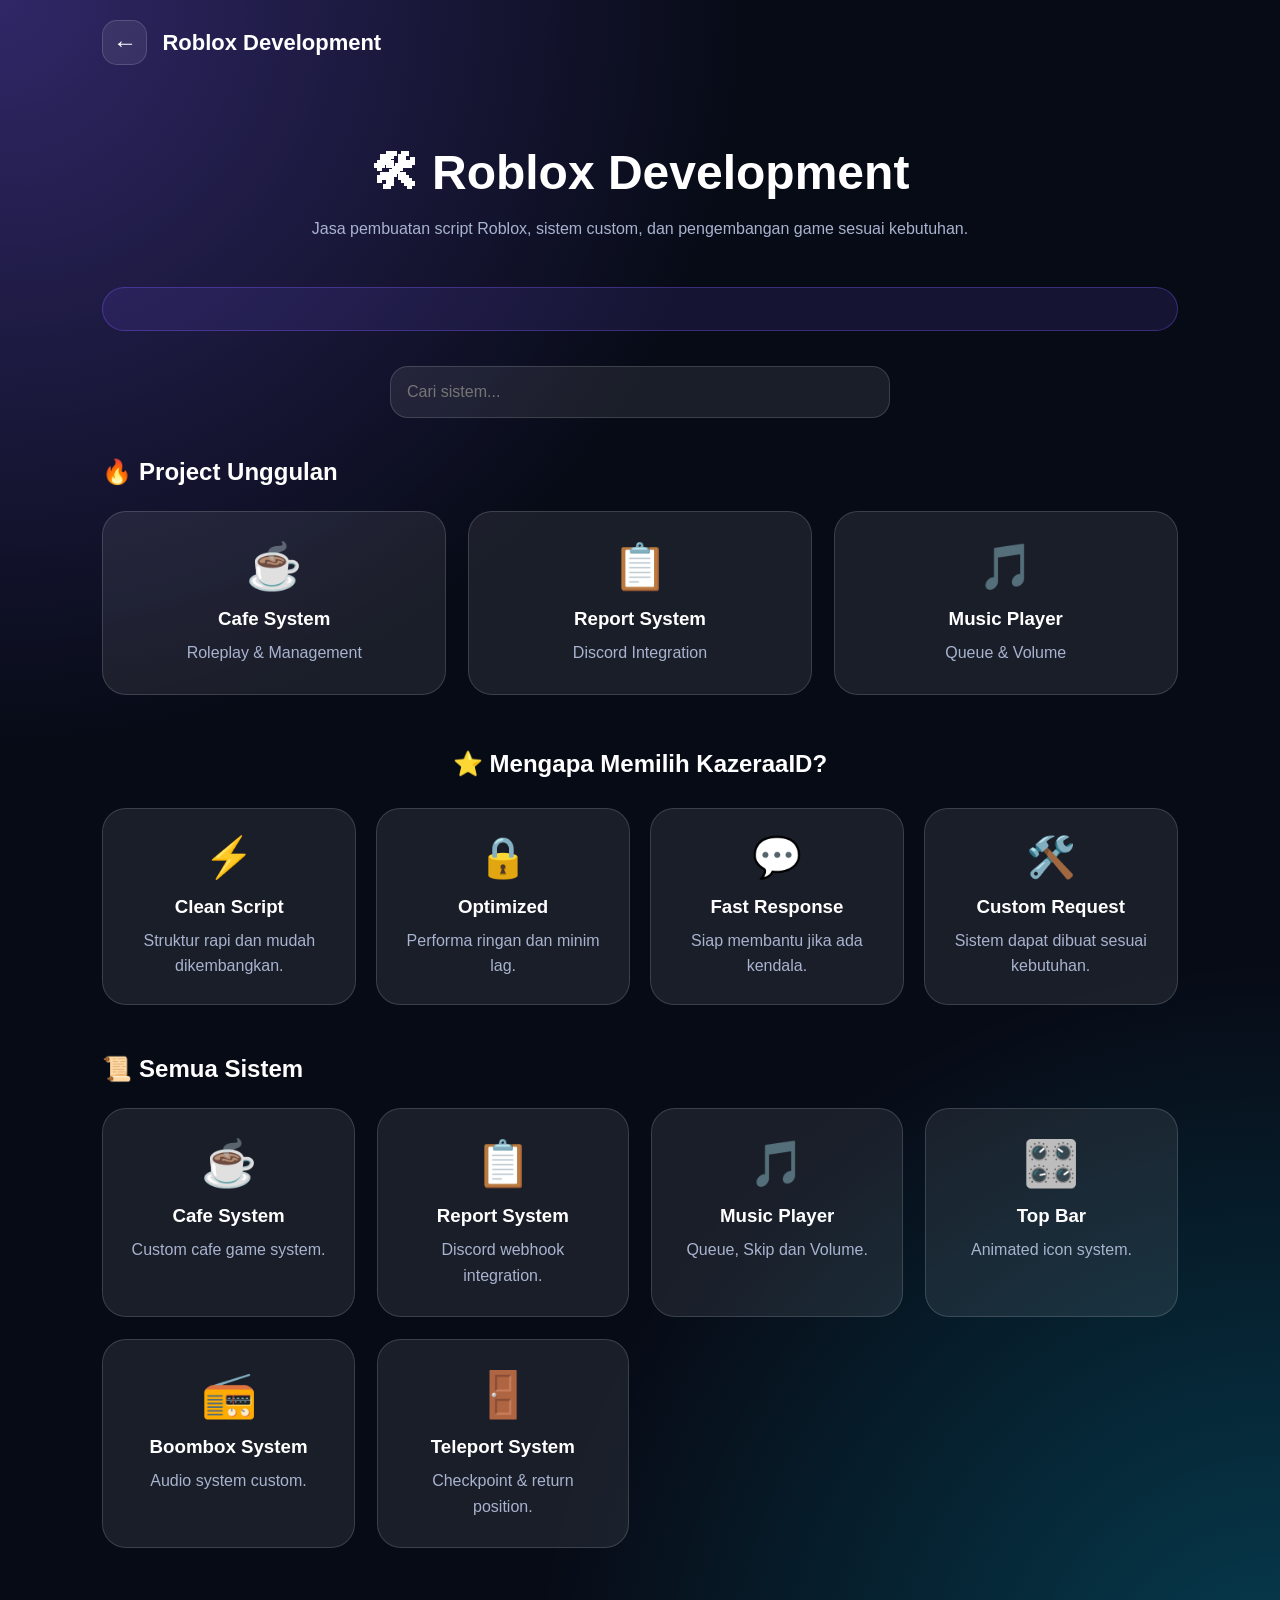
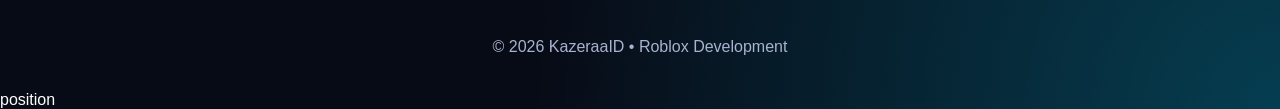
<file: roblox/index.html>
<!DOCTYPE html>
<html lang="id">
<head>
    <meta charset="UTF-8">
    <meta name="viewport" content="width=device-width, initial-scale=1.0">
    <title>KazeraaID Roblox Development</title>
    <link rel="stylesheet" href="style.css">
</head>
<body>

    <!-- Top Bar -->
    <div class="top-bar">

        <a href="../index.html" class="back-btn">
            ←
        </a>

        <h3>Roblox Development</h3>

    </div>

    <!-- Hero -->
    <section class="hero">

        <h1>🛠 Roblox Development</h1>

        <p>
            Jasa pembuatan script Roblox, sistem custom,
            dan pengembangan game sesuai kebutuhan.
        </p>

    </section>
    
    <section class="running-text">
    <div>
        🛠 KazeraaID Roblox Development • Custom System • Clean Script • Optimized • Fast Response • Support Pemasangan •
    </div>
    </section>

    <!-- Search -->
    <section class="search-box">

        <input
        type="text"
        placeholder="Cari sistem..."
        id="searchInput"
        onkeyup="searchScript()">

    </section>

    <!-- Project Unggulan -->
    <section class="popular-section">

        <h2>🔥 Project Unggulan</h2>

        <div class="popular-grid">

            <div class="popular-card">
                <div class="popular-icon">☕</div>
                <h3>Cafe System</h3>
                <p>Roleplay & Management</p>
            </div>

            <div class="popular-card">
                <div class="popular-icon">📋</div>
                <h3>Report System</h3>
                <p>Discord Integration</p>
            </div>

            <div class="popular-card">
                <div class="popular-icon">🎵</div>
                <h3>Music Player</h3>
                <p>Queue & Volume</p>
            </div>

        </div>

    </section>

<section class="feature-section">

    <h2>⭐ Mengapa Memilih KazeraaID?</h2>

    <div class="feature-grid">

        <div class="feature-card">
            <div class="feature-icon">⚡</div>
            <h3>Clean Script</h3>
            <p>Struktur rapi dan mudah dikembangkan.</p>
        </div>

        <div class="feature-card">
            <div class="feature-icon">🔒</div>
            <h3>Optimized</h3>
            <p>Performa ringan dan minim lag.</p>
        </div>

        <div class="feature-card">
            <div class="feature-icon">💬</div>
            <h3>Fast Response</h3>
            <p>Siap membantu jika ada kendala.</p>
        </div>

        <div class="feature-card">
            <div class="feature-icon">🛠️</div>
            <h3>Custom Request</h3>
            <p>Sistem dapat dibuat sesuai kebutuhan.</p>
        </div>

    </div>

</section>

    <!-- Semua Script -->
    <section class="script-section">

        <h2>📜 Semua Sistem</h2>

        <div class="script-grid">

    <div class="script-card" onclick="openDetail(
        '☕ Cafe System',
        'Custom roleplay cafe system untuk game Roblox.',
        'Shift System, Rank Staff, GUI Order, Customer System, Admin Panel'
    )">
        <div class="script-icon">☕</div>
        <h3>Cafe System</h3>
        <p>Custom cafe game system.</p>
    </div>

    <div class="script-card" onclick="openDetail(
        '📋 Report System',
        'Sistem report player yang terhubung ke Discord webhook.',
        'Report GUI, Dropdown Player, Reason Report, Detail Box, Discord Webhook'
    )">
        <div class="script-icon">📋</div>
        <h3>Report System</h3>
        <p>Discord webhook integration.</p>
    </div>

    <div class="script-card" onclick="openDetail(
        '🎵 Music Player',
        'Sistem music player manual untuk Roblox.',
        'Play Pause, Skip Music, Queue Song, Volume Control, Now Playing'
    )">
        <div class="script-icon">🎵</div>
        <h3>Music Player</h3>
        <p>Queue, Skip dan Volume.</p>
    </div>

    <div class="script-card" onclick="openDetail(
        '🎛️ Top Bar',
        'Top bar custom dengan icon modern dan fitur toggle.',
        'Aura Toggle, Spectate Toggle, Dance Toggle, Icon Animation'
    )">
        <div class="script-icon">🎛️</div>
        <h3>Top Bar</h3>
        <p>Animated icon system.</p>
    </div>

    <div class="script-card" onclick="openDetail(
        '📻 Boombox System',
        'Sistem boombox custom untuk memainkan audio di game.',
        'Play Audio, Stop Audio, Range System, Tool System, Audio Holder'
    )">
        <div class="script-icon">📻</div>
        <h3>Boombox System</h3>
        <p>Audio system custom.</p>
    </div>

    <div class="script-card" onclick="openDetail(
        '🚪 Teleport System',
        'Sistem teleport dan checkpoint untuk map Roblox.',
        'Checkpoint Save, Teleport Part, Cooldown, Last Position, Return System'
    )">
        <div class="script-icon">🚪</div>
        <h3>Teleport System</h3>
        <p>Checkpoint & return position.</p>
    </div>

</div>

    </section>
    
    <div class="modal" id="detailModal">
  <div class="modal-box">
    <button class="close-btn" onclick="closeDetail()">×</button>

    <h2 id="detailTitle"></h2>
    <p id="detailDesc"></p>

    <h3>Fitur:</h3>
    <ul id="detailFeatures"></ul>

    <a href="https://wa.me/6289524501105" class="wa-btn" target="_blank">
      Hubungi Admin
    </a>
  </div>
</div>

    <footer>

        <p>
            © 2026 KazeraaID • Roblox Development
        </p>

    </footer>

<script src="script.js"></script>

</body>
</html>position
</file>
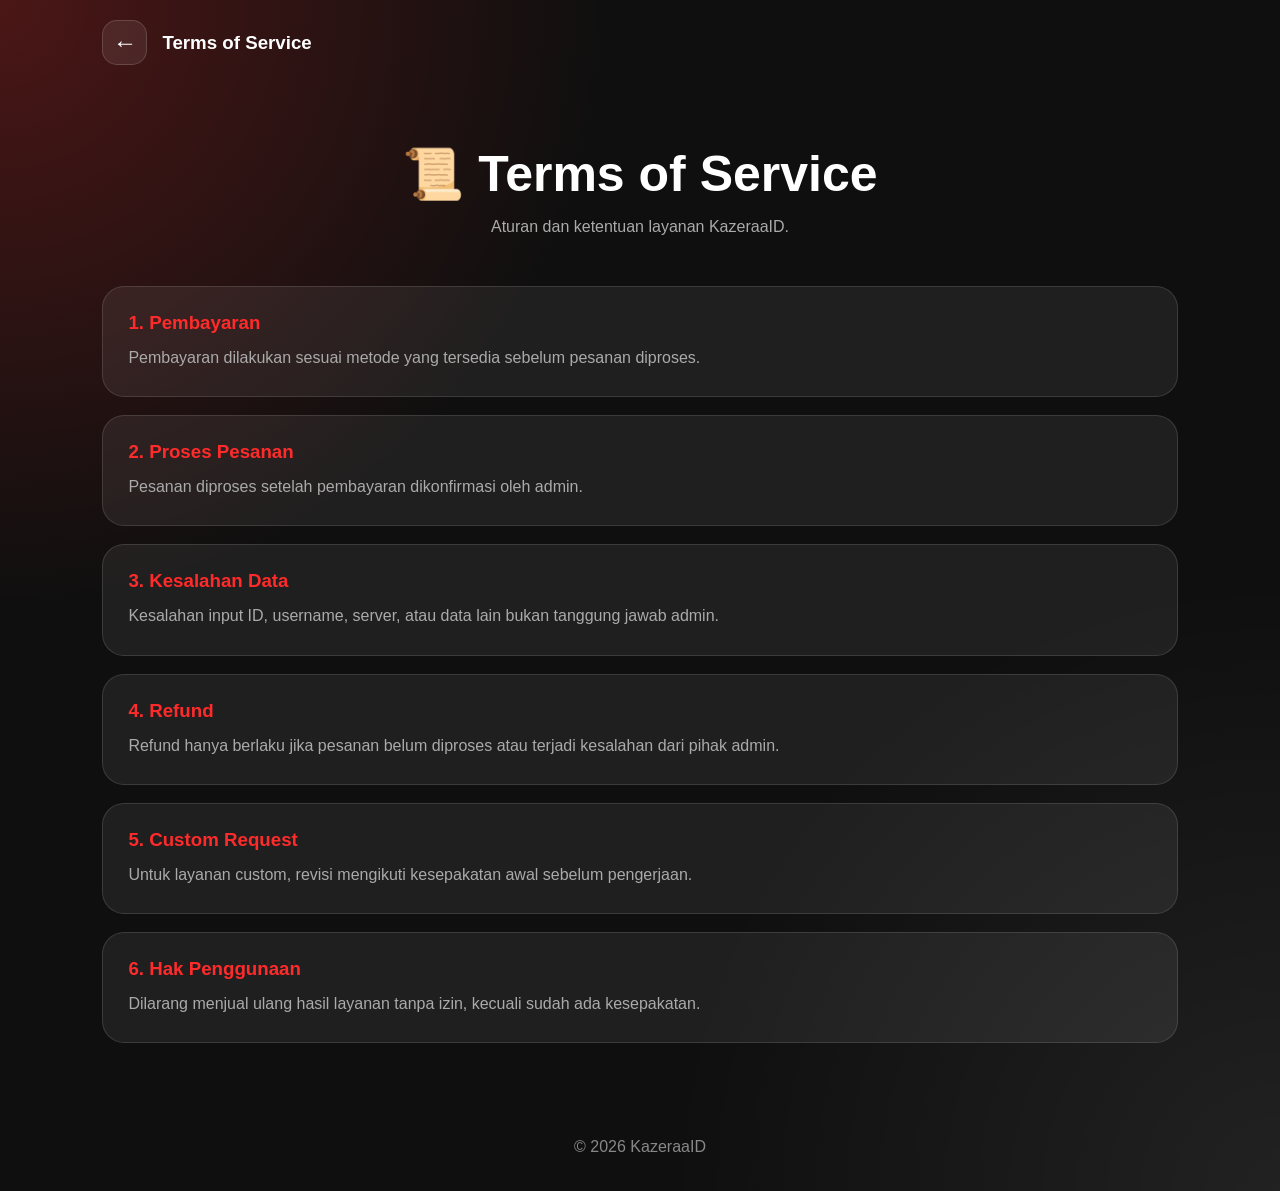
<file: terms/index.html>
<!DOCTYPE html>
<html lang="id">
<head>
    <meta charset="UTF-8">
    <meta name="viewport" content="width=device-width, initial-scale=1.0">
    <title>Terms of Service - KazeraaID</title>
    <link rel="stylesheet" href="style.css">
</head>
<body>

<div class="top-bar">
    <a href="../index.html" class="back-btn">←</a>
    <h3>Terms of Service</h3>
</div>

<section class="hero">
    <h1>📜 Terms of Service</h1>
    <p>Aturan dan ketentuan layanan KazeraaID.</p>
</section>

<section class="terms-section">

    <div class="term-card">
        <h3>1. Pembayaran</h3>
        <p>Pembayaran dilakukan sesuai metode yang tersedia sebelum pesanan diproses.</p>
    </div>

    <div class="term-card">
        <h3>2. Proses Pesanan</h3>
        <p>Pesanan diproses setelah pembayaran dikonfirmasi oleh admin.</p>
    </div>

    <div class="term-card">
        <h3>3. Kesalahan Data</h3>
        <p>Kesalahan input ID, username, server, atau data lain bukan tanggung jawab admin.</p>
    </div>

    <div class="term-card">
        <h3>4. Refund</h3>
        <p>Refund hanya berlaku jika pesanan belum diproses atau terjadi kesalahan dari pihak admin.</p>
    </div>

    <div class="term-card">
        <h3>5. Custom Request</h3>
        <p>Untuk layanan custom, revisi mengikuti kesepakatan awal sebelum pengerjaan.</p>
    </div>

    <div class="term-card">
        <h3>6. Hak Penggunaan</h3>
        <p>Dilarang menjual ulang hasil layanan tanpa izin, kecuali sudah ada kesepakatan.</p>
    </div>

</section>

<footer>
    © 2026 KazeraaID
</footer>

</body>
</html>
</file>
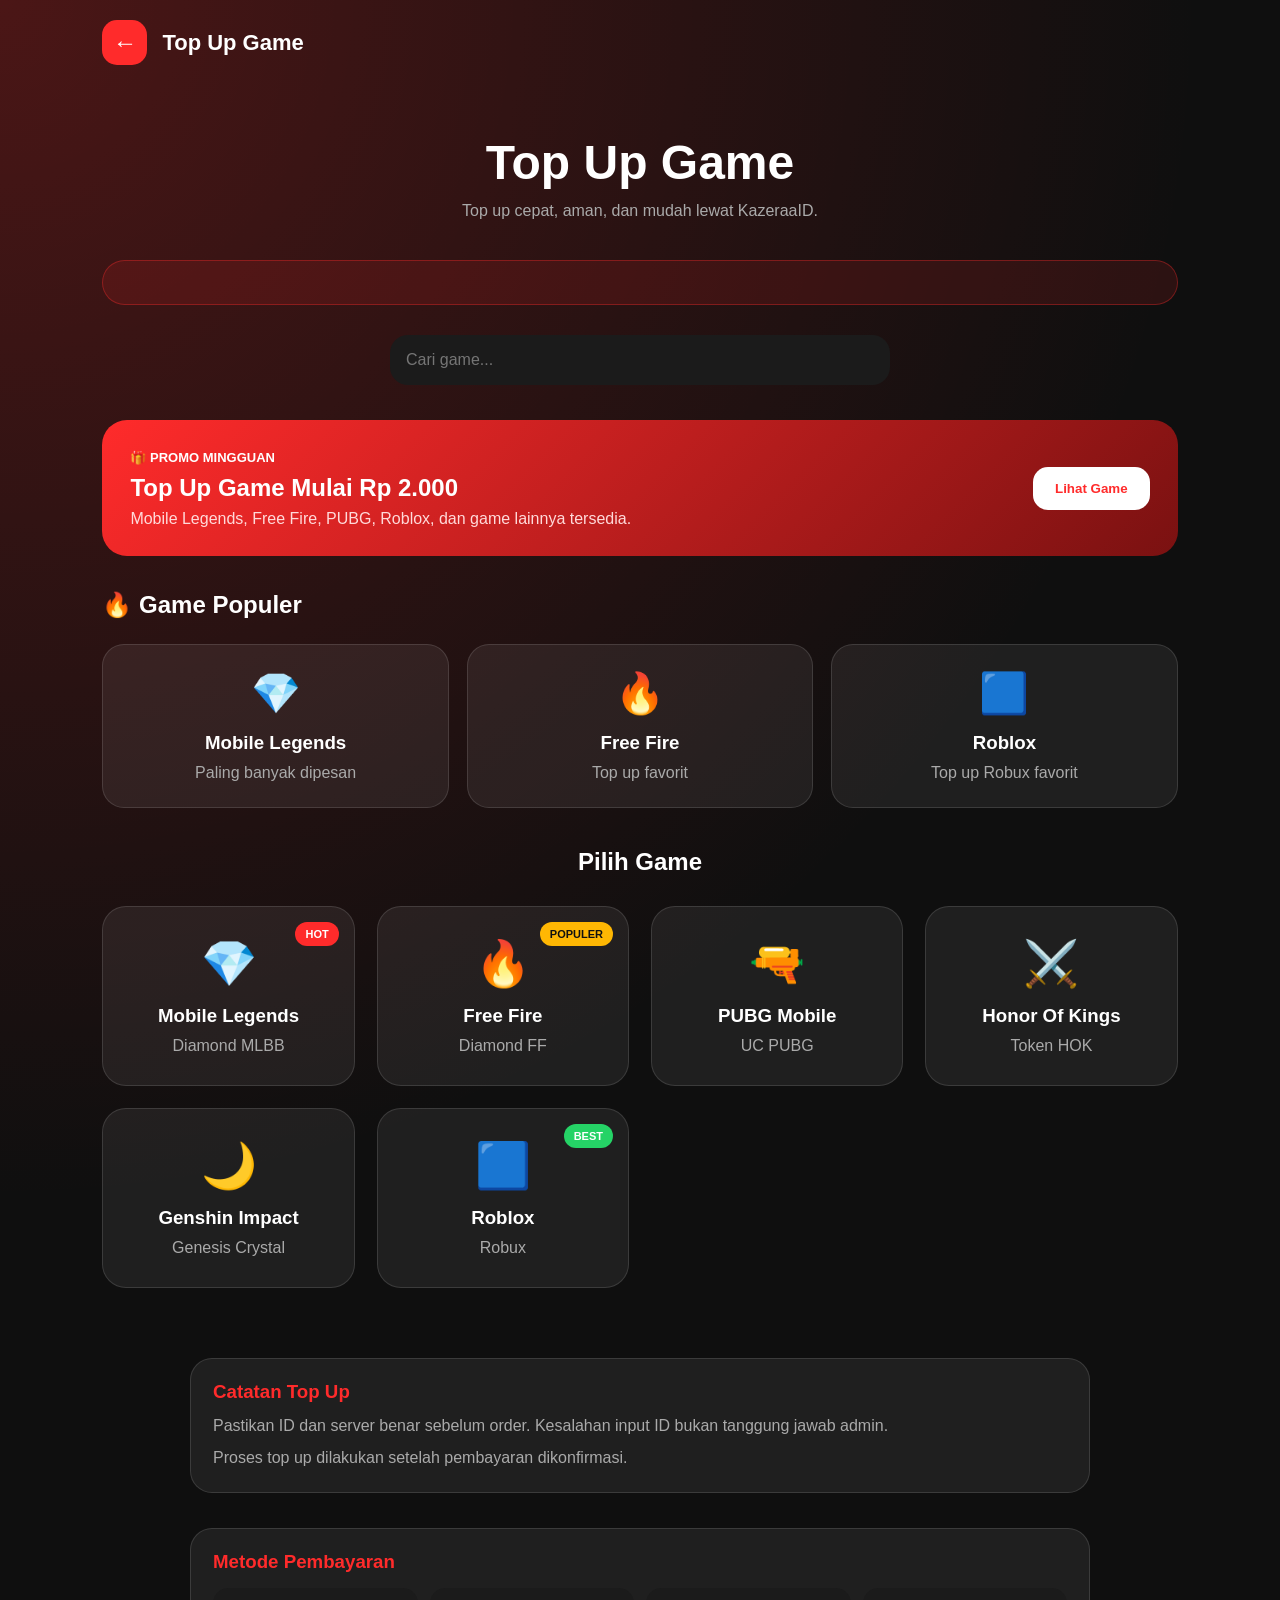
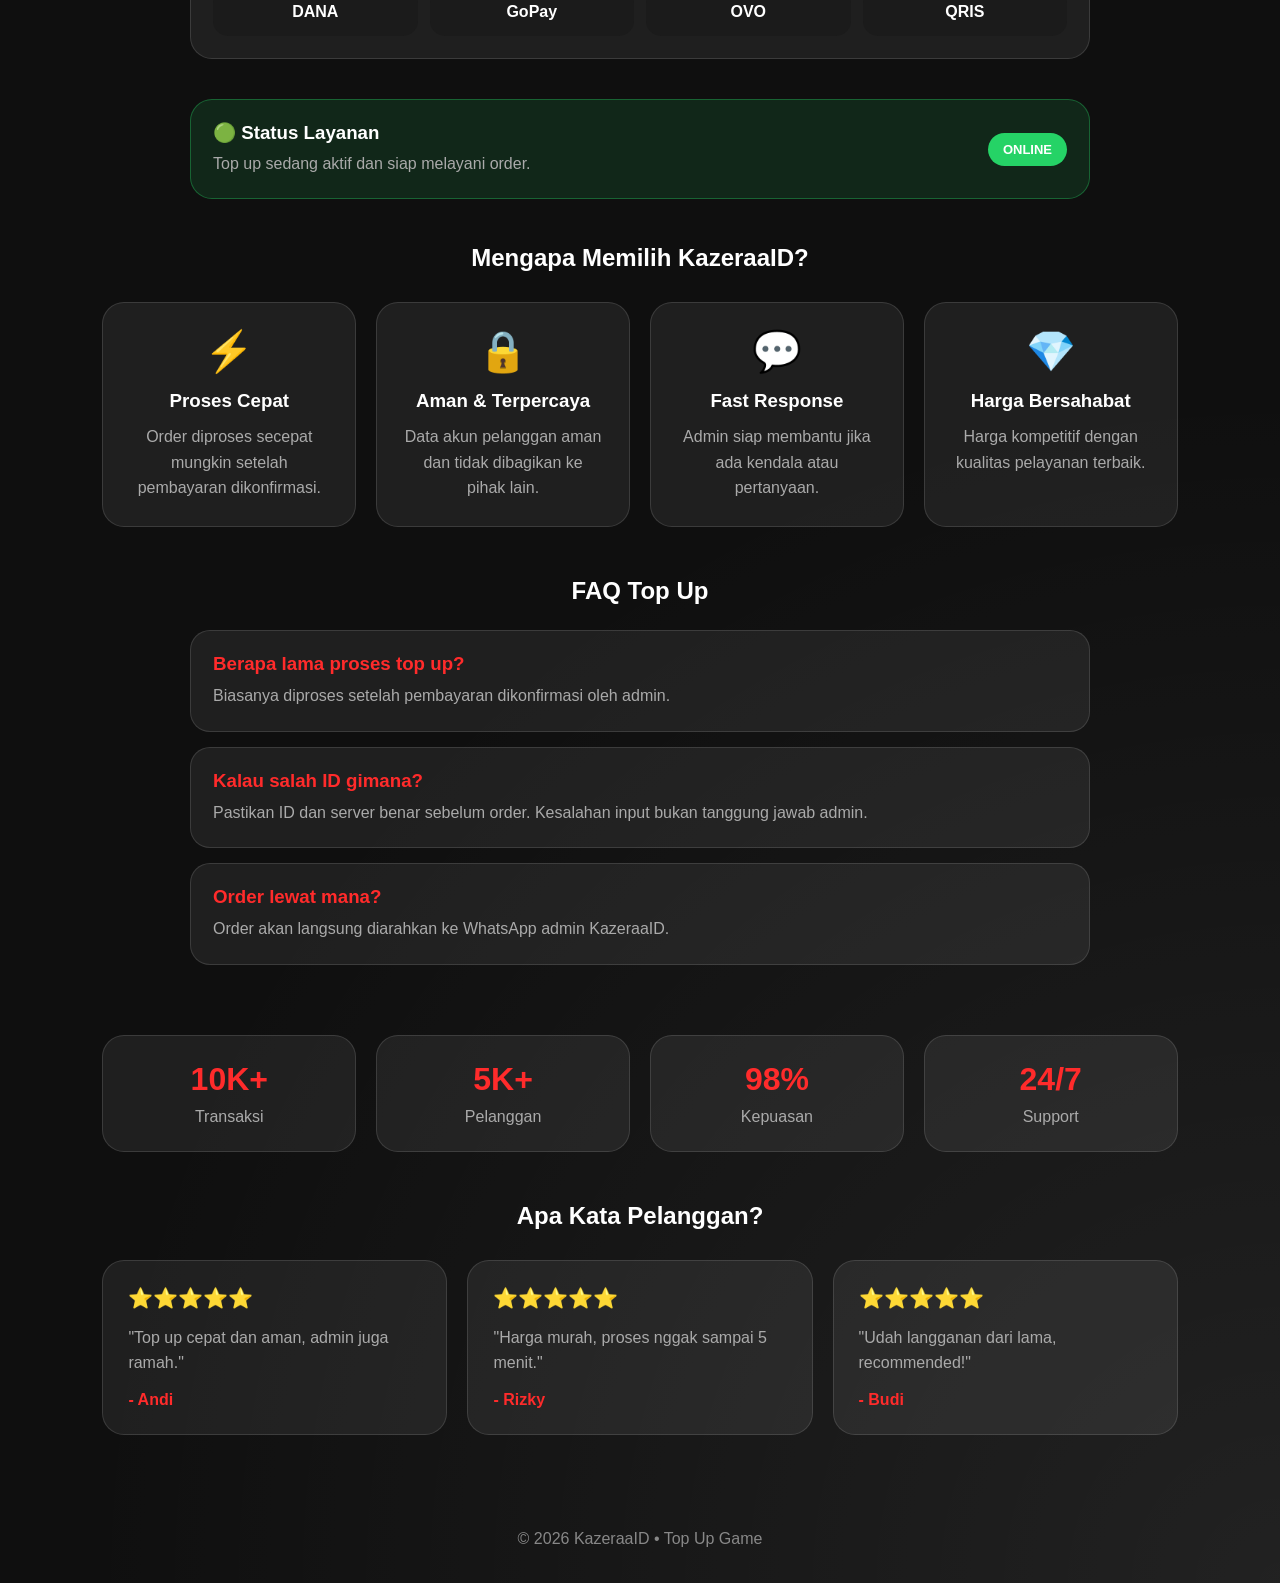
<file: topup/index.html>
<!DOCTYPE html>
<html lang="id">
<head>
  <meta charset="UTF-8">
  <meta name="viewport" content="width=device-width, initial-scale=1.0">
  <title>KazeraaID Top Up Game</title>
  <link rel="stylesheet" href="style.css">
</head>
<body>

<div class="top-bar">
  <a href="../index.html" class="back-btn">←</a>
  <h3>Top Up Game</h3>
</div>

<section class="hero">
  <h1>Top Up Game</h1>
  <p>Top up cepat, aman, dan mudah lewat KazeraaID.</p>
</section>

<section class="running-text">
  <div>
    🎉 KazeraaID Top Up Game • Proses cepat • Harga bersahabat • Fast response • Order langsung via WhatsApp •
  </div>
</section>

<section class="search-box">
  <input type="text" id="searchInput" placeholder="Cari game..." onkeyup="searchGame()">
</section>

<section class="promo-banner">
  <div>
    <span>🎁 PROMO MINGGUAN</span>
    <h2>Top Up Game Mulai Rp 2.000</h2>
    <p>Mobile Legends, Free Fire, PUBG, Roblox, dan game lainnya tersedia.</p>
  </div>

  <button onclick="document.getElementById('gameSection').scrollIntoView({behavior:'smooth'})">
    Lihat Game
  </button>
</section>

<section class="popular-section">

    <h2>🔥 Game Populer</h2>

    <div class="popular-grid">

        <div class="popular-card">
            <div class="popular-icon">💎</div>
            <h3>Mobile Legends</h3>
            <p>Paling banyak dipesan</p>
        </div>

        <div class="popular-card">
            <div class="popular-icon">🔥</div>
            <h3>Free Fire</h3>
            <p>Top up favorit</p>
        </div>

        <div class="popular-card">
            <div class="popular-icon">🟦</div>
            <h3>Roblox</h3>
            <p>Top up Robux favorit</p>
        </div>

    </div>

</section>

<section class="game-section" id="gameSection">
  <h2>Pilih Game</h2>

  <div class="game-grid">

    <div class="game-card" onclick="openTopup('Mobile Legends')">
      <span class="badge hot">HOT</span>
      <div class="game-icon">💎</div>
      <h3>Mobile Legends</h3>
      <p>Diamond MLBB</p>
    </div>

    <div class="game-card" onclick="openTopup('Free Fire')">
      <span class="badge popular">POPULER</span>
      <div class="game-icon">🔥</div>
      <h3>Free Fire</h3>
      <p>Diamond FF</p>
    </div>

    <div class="game-card" onclick="openTopup('PUBG Mobile')">
      <div class="game-icon">🔫</div>
      <h3>PUBG Mobile</h3>
      <p>UC PUBG</p>
    </div>

    <div class="game-card" onclick="openTopup('Honor Of Kings')">
      <div class="game-icon">⚔️</div>
      <h3>Honor Of Kings</h3>
      <p>Token HOK</p>
    </div>

    <div class="game-card" onclick="openTopup('Genshin Impact')">
      <div class="game-icon">🌙</div>
      <h3>Genshin Impact</h3>
      <p>Genesis Crystal</p>
    </div>

    <div class="game-card" onclick="openTopup('Roblox')">
      <span class="badge best">BEST</span>
      <div class="game-icon">🟦</div>
      <h3>Roblox</h3>
      <p>Robux</p>
    </div>

  </div>
</section>

<section class="info-box">
  <h3>Catatan Top Up</h3>
  <p>Pastikan ID dan server benar sebelum order. Kesalahan input ID bukan tanggung jawab admin.</p>
  <p>Proses top up dilakukan setelah pembayaran dikonfirmasi.</p>
</section>

<section class="payment-info">
  <h3>Metode Pembayaran</h3>

  <div class="payment-grid">
    <div>DANA</div>
    <div>GoPay</div>
    <div>OVO</div>
    <div>QRIS</div>
  </div>
</section>

<section class="status-box">
  <div>
    <h3>🟢 Status Layanan</h3>
    <p>Top up sedang aktif dan siap melayani order.</p>
  </div>

  <span>ONLINE</span>
</section>

<section class="feature-section">

    <h2>Mengapa Memilih KazeraaID?</h2>

    <div class="feature-grid">

        <div class="feature-card">
            <div class="feature-icon">⚡</div>
            <h3>Proses Cepat</h3>
            <p>Order diproses secepat mungkin setelah pembayaran dikonfirmasi.</p>
        </div>

        <div class="feature-card">
            <div class="feature-icon">🔒</div>
            <h3>Aman & Terpercaya</h3>
            <p>Data akun pelanggan aman dan tidak dibagikan ke pihak lain.</p>
        </div>

        <div class="feature-card">
            <div class="feature-icon">💬</div>
            <h3>Fast Response</h3>
            <p>Admin siap membantu jika ada kendala atau pertanyaan.</p>
        </div>

        <div class="feature-card">
            <div class="feature-icon">💎</div>
            <h3>Harga Bersahabat</h3>
            <p>Harga kompetitif dengan kualitas pelayanan terbaik.</p>
        </div>

    </div>

</section>

<section class="faq-section">
  <h2>FAQ Top Up</h2>

  <div class="faq-card">
    <h3>Berapa lama proses top up?</h3>
    <p>Biasanya diproses setelah pembayaran dikonfirmasi oleh admin.</p>
  </div>

  <div class="faq-card">
    <h3>Kalau salah ID gimana?</h3>
    <p>Pastikan ID dan server benar sebelum order. Kesalahan input bukan tanggung jawab admin.</p>
  </div>

  <div class="faq-card">
    <h3>Order lewat mana?</h3>
    <p>Order akan langsung diarahkan ke WhatsApp admin KazeraaID.</p>
  </div>
</section>

<section class="stats-section">

    <div class="stats-card">
        <h3>10K+</h3>
        <p>Transaksi</p>
    </div>

    <div class="stats-card">
        <h3>5K+</h3>
        <p>Pelanggan</p>
    </div>

    <div class="stats-card">
        <h3>98%</h3>
        <p>Kepuasan</p>
    </div>

    <div class="stats-card">
        <h3>24/7</h3>
        <p>Support</p>
    </div>

</section>

<section class="testimonial-section">

    <h2>Apa Kata Pelanggan?</h2>

    <div class="testimonial-grid">

        <div class="testimonial-card">
            <div class="stars">⭐⭐⭐⭐⭐</div>
            <p>
                "Top up cepat dan aman, admin juga ramah."
            </p>
            <h4>- Andi</h4>
        </div>

        <div class="testimonial-card">
            <div class="stars">⭐⭐⭐⭐⭐</div>
            <p>
                "Harga murah, proses nggak sampai 5 menit."
            </p>
            <h4>- Rizky</h4>
        </div>

        <div class="testimonial-card">
            <div class="stars">⭐⭐⭐⭐⭐</div>
            <p>
                "Udah langganan dari lama, recommended!"
            </p>
            <h4>- Budi</h4>
        </div>

    </div>

</section>

<div class="modal" id="topupModal">
  <div class="modal-box">
    <button class="close-btn" onclick="closeTopup()">×</button>

    <h2 id="gameTitle">Mobile Legends</h2>
    <p class="modal-desc">Pilih nominal top up yang kamu mau.</p>

    <input type="text" id="userId" placeholder="Masukkan ID / User ID">
    <input type="text" id="serverId" placeholder="Server ID jika ada">

    <h3>Pilih Nominal</h3>

    <div class="nominal-grid" id="nominalGrid"></div>

    <button class="order-btn" onclick="orderWhatsApp()">
      Order via WhatsApp
    </button>
  </div>
</div>

<footer>
  <p>© 2026 KazeraaID • Top Up Game</p>
</footer>

<script src="script.js"></script>
</body>
</html>
</file>
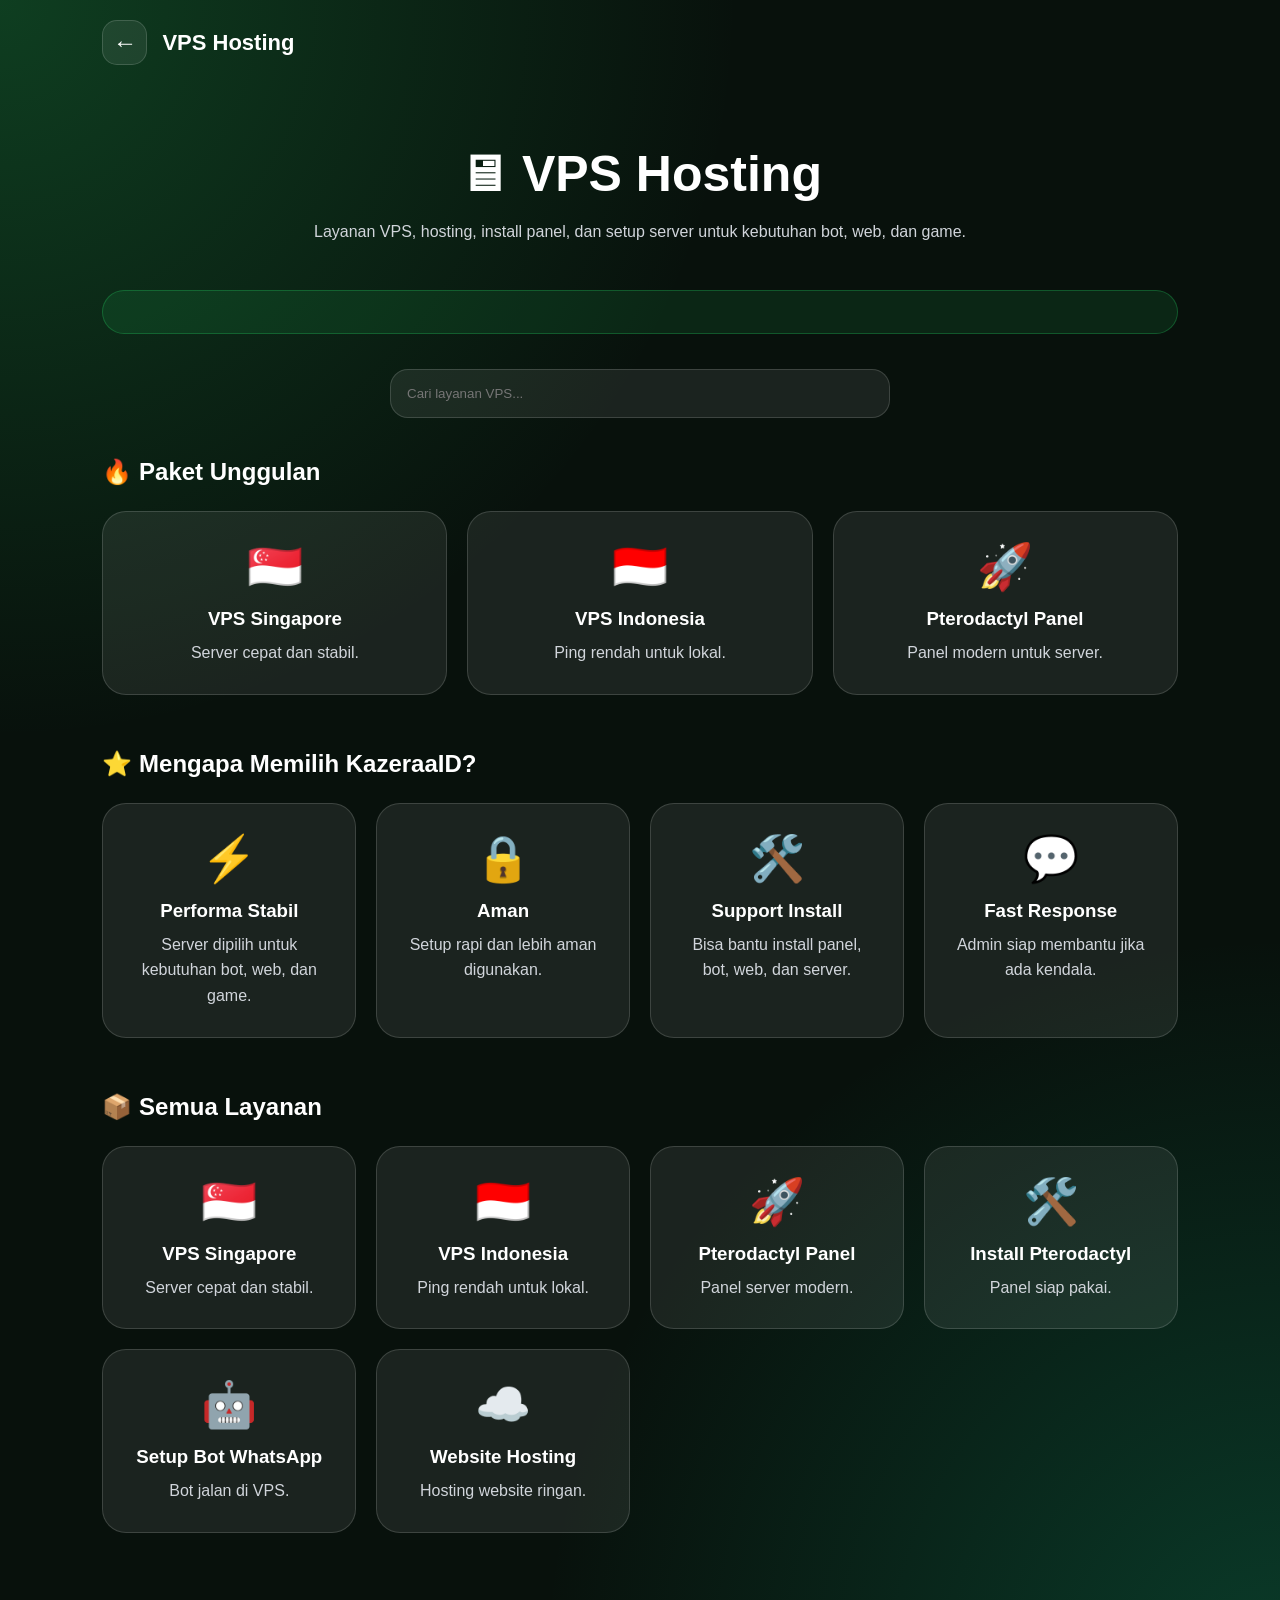
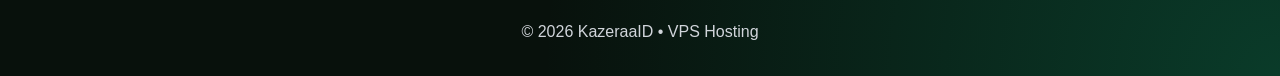
<file: vps/index.html>
<!DOCTYPE html>
<html lang="id">
<head>
    <meta charset="UTF-8">
    <meta name="viewport" content="width=device-width, initial-scale=1.0">
    <title>KazeraaID VPS Hosting</title>
    <link rel="stylesheet" href="style.css">
</head>
<body>

    <div class="top-bar">
        <a href="../index.html" class="back-btn">←</a>
        <h3>VPS Hosting</h3>
    </div>

    <section class="hero">
        <h1>🖥 VPS Hosting</h1>
        <p>
            Layanan VPS, hosting, install panel, dan setup server untuk kebutuhan bot, web, dan game.
        </p>
    </section>

    <section class="running-text">
        <div>
            🖥 VPS Hosting • Pterodactyl Panel • Install Panel • Setup Bot • Website Hosting • Fast Response •
        </div>
    </section>

    <section class="search-box">
        <input type="text" id="searchInput" placeholder="Cari layanan VPS..." onkeyup="searchVps()">
    </section>

    <section class="popular-section">
        <h2>🔥 Paket Unggulan</h2>

        <div class="popular-grid">
            <div class="popular-card">
                <div class="popular-icon">🇸🇬</div>
                <h3>VPS Singapore</h3>
                <p>Server cepat dan stabil.</p>
            </div>

            <div class="popular-card">
                <div class="popular-icon">🇮🇩</div>
                <h3>VPS Indonesia</h3>
                <p>Ping rendah untuk lokal.</p>
            </div>

            <div class="popular-card">
                <div class="popular-icon">🚀</div>
                <h3>Pterodactyl Panel</h3>
                <p>Panel modern untuk server.</p>
            </div>
        </div>
    </section>

    <section class="feature-section">
        <h2>⭐ Mengapa Memilih KazeraaID?</h2>

        <div class="feature-grid">
            <div class="feature-card">
                <div class="feature-icon">⚡</div>
                <h3>Performa Stabil</h3>
                <p>Server dipilih untuk kebutuhan bot, web, dan game.</p>
            </div>

            <div class="feature-card">
                <div class="feature-icon">🔒</div>
                <h3>Aman</h3>
                <p>Setup rapi dan lebih aman digunakan.</p>
            </div>

            <div class="feature-card">
                <div class="feature-icon">🛠️</div>
                <h3>Support Install</h3>
                <p>Bisa bantu install panel, bot, web, dan server.</p>
            </div>

            <div class="feature-card">
                <div class="feature-icon">💬</div>
                <h3>Fast Response</h3>
                <p>Admin siap membantu jika ada kendala.</p>
            </div>
        </div>
    </section>

    <section class="project-section">
        <h2>📦 Semua Layanan</h2>

        <div class="project-grid">

            <div class="project-card" onclick="openDetail('🇸🇬 VPS Singapore','VPS Singapore untuk kebutuhan bot, web, dan panel.','SSD NVMe, High Performance, Full Root Access, Support Install Panel')">
                <div class="project-icon">🇸🇬</div>
                <h3>VPS Singapore</h3>
                <p>Server cepat dan stabil.</p>
            </div>

            <div class="project-card" onclick="openDetail('🇮🇩 VPS Indonesia','VPS Indonesia dengan ping rendah untuk pengguna lokal.','Low Ping, SSD Storage, Full Root Access, Cocok Untuk Server Lokal')">
                <div class="project-icon">🇮🇩</div>
                <h3>VPS Indonesia</h3>
                <p>Ping rendah untuk lokal.</p>
            </div>

            <div class="project-card" onclick="openDetail('🚀 Pterodactyl Panel','Panel modern untuk mengelola server bot dan game.','Unlimited Server, Modern Panel, Auto Backup, User Friendly')">
                <div class="project-icon">🚀</div>
                <h3>Pterodactyl Panel</h3>
                <p>Panel server modern.</p>
            </div>

            <div class="project-card" onclick="openDetail('🛠️ Install Pterodactyl','Jasa install Pterodactyl Panel sampai siap pakai.','Wings, Node Setup, SSL, Domain Setup, Database Setup')">
                <div class="project-icon">🛠️</div>
                <h3>Install Pterodactyl</h3>
                <p>Panel siap pakai.</p>
            </div>

            <div class="project-card" onclick="openDetail('🤖 Setup Bot WhatsApp','Setup bot WhatsApp di VPS agar berjalan stabil.','NodeJS, PM2, Auto Restart, Install Dependencies')">
                <div class="project-icon">🤖</div>
                <h3>Setup Bot WhatsApp</h3>
                <p>Bot jalan di VPS.</p>
            </div>

            <div class="project-card" onclick="openDetail('☁️ Website Hosting','Hosting untuk website HTML, CSS, dan JS.','HTML, CSS, JS, Domain Support, SSL Support')">
                <div class="project-icon">☁️</div>
                <h3>Website Hosting</h3>
                <p>Hosting website ringan.</p>
            </div>

        </div>
    </section>

    <div class="modal" id="detailModal">
        <div class="modal-box">
            <button class="close-btn" onclick="closeDetail()">×</button>

            <h2 id="detailTitle"></h2>
            <p id="detailDesc"></p>

            <h3>Fitur:</h3>
            <ul id="detailFeatures"></ul>

            <a href="https://wa.me/6289524501105" class="wa-btn" target="_blank">
                Hubungi Admin
            </a>
        </div>
    </div>

    <footer>
        <p>© 2026 KazeraaID • VPS Hosting</p>
    </footer>

<script src="script.js"></script>

</body>
</html>
</file>
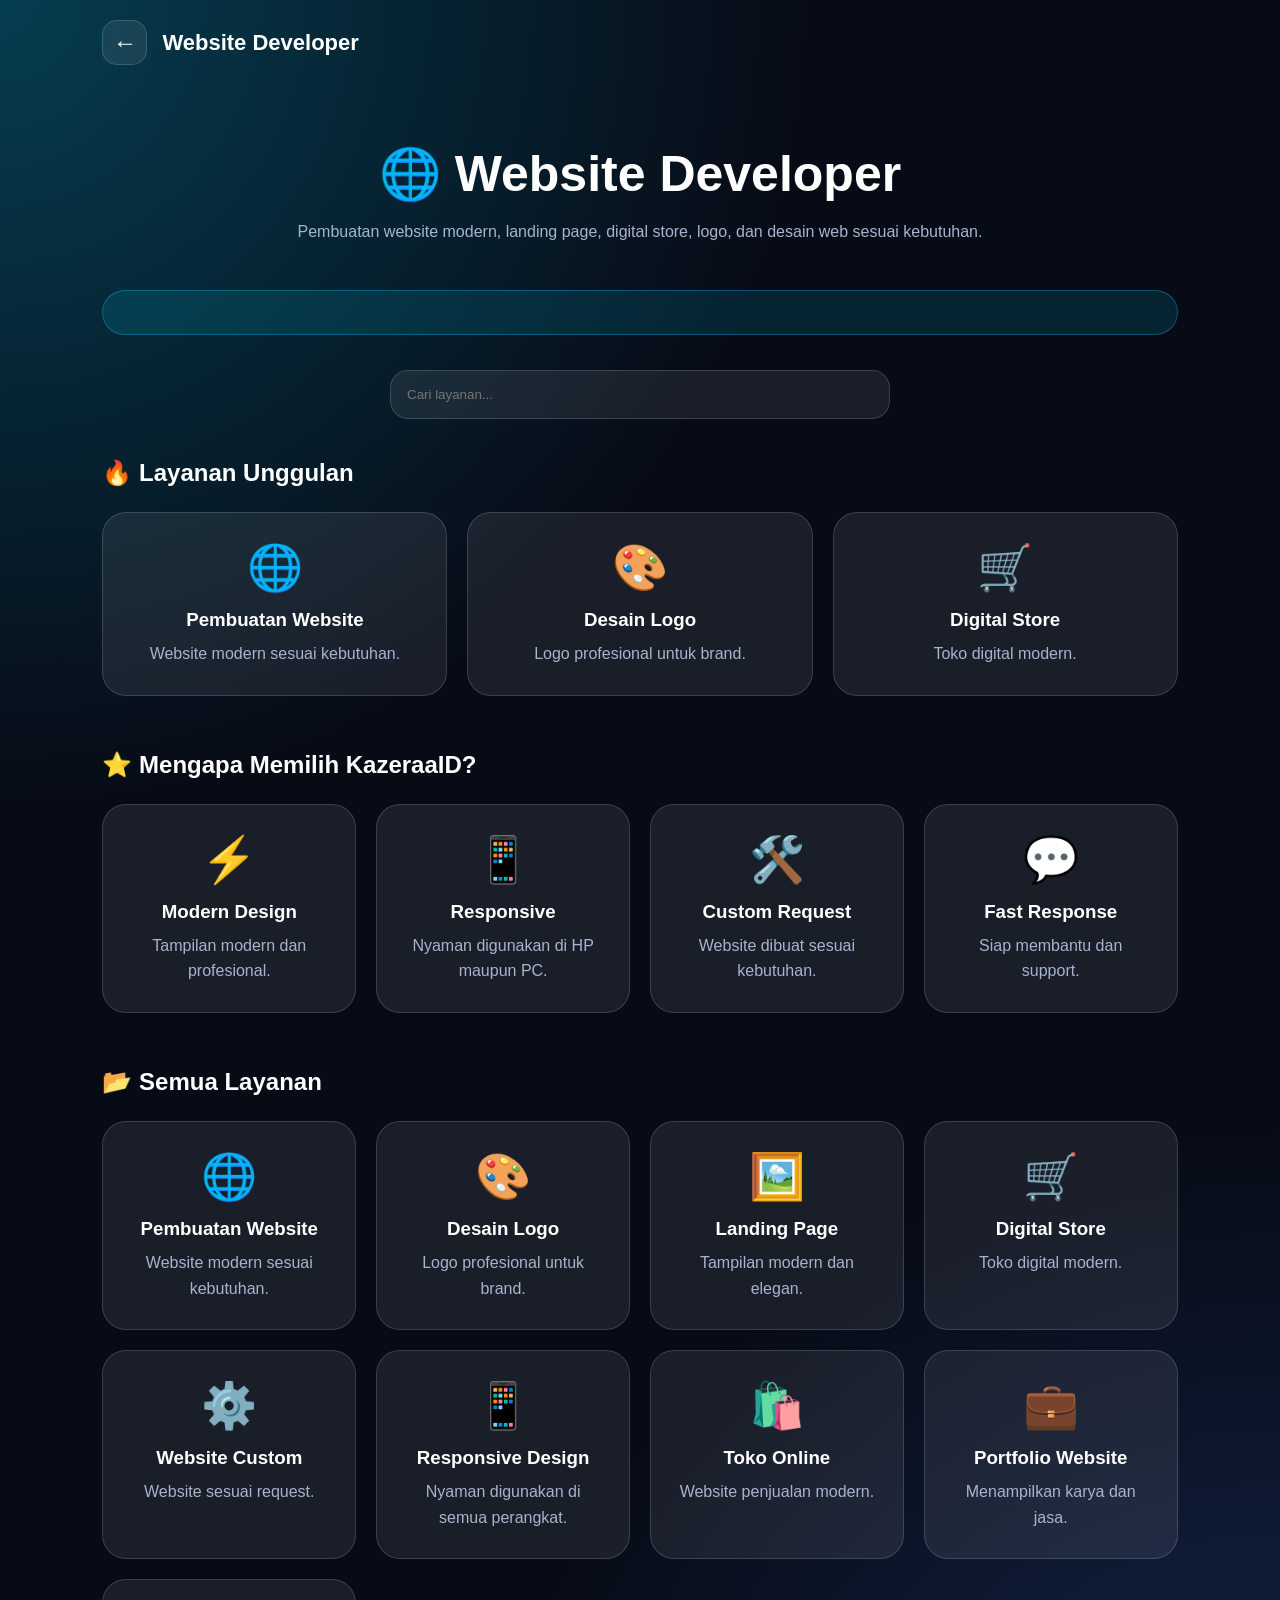
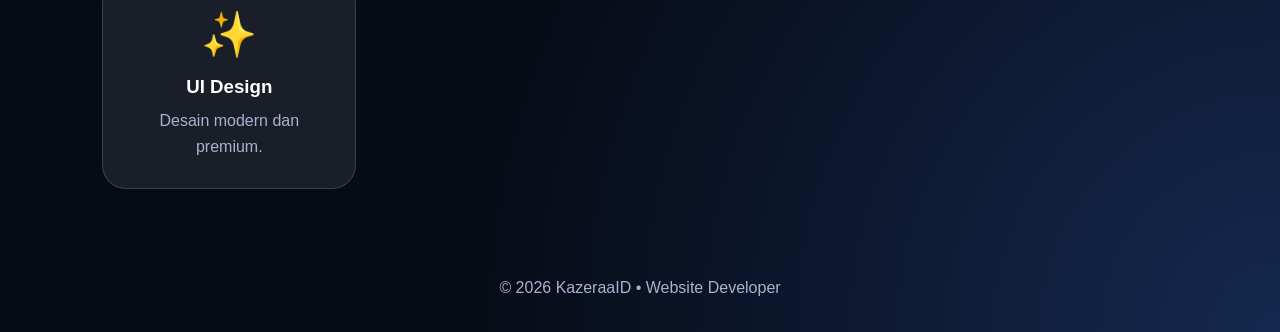
<file: website/index.html>
<!DOCTYPE html>
<html lang="id">
<head>
    <meta charset="UTF-8">
    <meta name="viewport" content="width=device-width, initial-scale=1.0">
    <title>KazeraaID Website Developer</title>
    <link rel="stylesheet" href="style.css">
</head>
<body>

    <div class="top-bar">
        <a href="../index.html" class="back-btn">←</a>
        <h3>Website Developer</h3>
    </div>

    <section class="hero">
        <h1>🌐 Website Developer</h1>
        <p>Pembuatan website modern, landing page, digital store, logo, dan desain web sesuai kebutuhan.</p>
    </section>

    <section class="running-text">
        <div>
            🌐 Website Custom • Landing Page • Digital Store • Desain Logo • UI Design • Responsive • Modern Design •
        </div>
    </section>

    <section class="search-box">
        <input type="text" id="searchInput" placeholder="Cari layanan..." onkeyup="searchProject()">
    </section>

    <section class="popular-section">
        <h2>🔥 Layanan Unggulan</h2>

        <div class="popular-grid">
            <div class="popular-card">
                <div class="popular-icon">🌐</div>
                <h3>Pembuatan Website</h3>
                <p>Website modern sesuai kebutuhan.</p>
            </div>

            <div class="popular-card">
                <div class="popular-icon">🎨</div>
                <h3>Desain Logo</h3>
                <p>Logo profesional untuk brand.</p>
            </div>

            <div class="popular-card">
                <div class="popular-icon">🛒</div>
                <h3>Digital Store</h3>
                <p>Toko digital modern.</p>
            </div>
        </div>
    </section>

    <section class="feature-section">
        <h2>⭐ Mengapa Memilih KazeraaID?</h2>

        <div class="feature-grid">
            <div class="feature-card">
                <div class="feature-icon">⚡</div>
                <h3>Modern Design</h3>
                <p>Tampilan modern dan profesional.</p>
            </div>

            <div class="feature-card">
                <div class="feature-icon">📱</div>
                <h3>Responsive</h3>
                <p>Nyaman digunakan di HP maupun PC.</p>
            </div>

            <div class="feature-card">
                <div class="feature-icon">🛠️</div>
                <h3>Custom Request</h3>
                <p>Website dibuat sesuai kebutuhan.</p>
            </div>

            <div class="feature-card">
                <div class="feature-icon">💬</div>
                <h3>Fast Response</h3>
                <p>Siap membantu dan support.</p>
            </div>
        </div>
    </section>

    <section class="project-section">
        <h2>📂 Semua Layanan</h2>

        <div class="project-grid">

            <div class="project-card" onclick="openDetail('🌐 Pembuatan Website','Jasa pembuatan website modern dan profesional.','Landing Page, Digital Store, Portfolio Website, Responsive Design, Custom Request')">
                <div class="project-icon">🌐</div>
                <h3>Pembuatan Website</h3>
                <p>Website modern sesuai kebutuhan.</p>
            </div>

            <div class="project-card" onclick="openDetail('🎨 Desain Logo','Jasa pembuatan logo untuk bisnis dan brand.','Logo Gaming, Logo Store, Logo Minimalis, Transparent PNG, HD Quality')">
                <div class="project-icon">🎨</div>
                <h3>Desain Logo</h3>
                <p>Logo profesional untuk brand.</p>
            </div>

            <div class="project-card" onclick="openDetail('🖼️ Landing Page','Landing page modern dan responsif.','HTML CSS JS, Responsive, Smooth Animation, Glassmorphism')">
                <div class="project-icon">🖼️</div>
                <h3>Landing Page</h3>
                <p>Tampilan modern dan elegan.</p>
            </div>

            <div class="project-card" onclick="openDetail('🛒 Digital Store','Website toko digital dan marketplace.','Keranjang Belanja, WhatsApp Order, Payment Method, Search Product')">
                <div class="project-icon">🛒</div>
                <h3>Digital Store</h3>
                <p>Toko digital modern.</p>
            </div>

            <div class="project-card" onclick="openDetail('⚙️ Website Custom','Pembuatan website sesuai kebutuhan.','Admin Panel, Dashboard, Portfolio, Custom Feature')">
                <div class="project-icon">⚙️</div>
                <h3>Website Custom</h3>
                <p>Website sesuai request.</p>
            </div>

            <div class="project-card" onclick="openDetail('📱 Responsive Design','Optimasi tampilan HP dan PC.','Mobile Friendly, Tablet Support, Smooth UI')">
                <div class="project-icon">📱</div>
                <h3>Responsive Design</h3>
                <p>Nyaman digunakan di semua perangkat.</p>
            </div>

            <div class="project-card" onclick="openDetail('🛍️ Toko Online','Jasa pembuatan website toko online.','Catalog Product, Search, WhatsApp Order, Payment Method')">
                <div class="project-icon">🛍️</div>
                <h3>Toko Online</h3>
                <p>Website penjualan modern.</p>
            </div>

            <div class="project-card" onclick="openDetail('💼 Portfolio Website','Website portfolio pribadi maupun bisnis.','Gallery, Contact, About, Responsive Layout')">
                <div class="project-icon">💼</div>
                <h3>Portfolio Website</h3>
                <p>Menampilkan karya dan jasa.</p>
            </div>

            <div class="project-card" onclick="openDetail('✨ UI Design','Desain antarmuka website yang modern.','Dark Mode, Glassmorphism, Smooth Animation')">
                <div class="project-icon">✨</div>
                <h3>UI Design</h3>
                <p>Desain modern dan premium.</p>
            </div>

        </div>
    </section>

    <div class="modal" id="detailModal">
        <div class="modal-box">
            <button class="close-btn" onclick="closeDetail()">×</button>

            <h2 id="detailTitle"></h2>
            <p id="detailDesc"></p>

            <h3>Fitur:</h3>
            <ul id="detailFeatures"></ul>

            <a href="https://wa.me/6289524501105" class="wa-btn" target="_blank">
                Hubungi Admin
            </a>
        </div>
    </div>

    <footer>
        <p>© 2026 KazeraaID • Website Developer</p>
    </footer>

<script src="script.js"></script>

</body>
</html>
</file>
<file: style.css>
*{
    margin:0;
    padding:0;
    box-sizing:border-box;
    font-family:sans-serif;
}

html{
    scroll-behavior:smooth;
}

body{
    background:#0f0f0f;
    color:white;
    opacity:0;
    transition:.5s;
}

/* Navbar */

.navbar{
    display:flex;
    justify-content:space-between;
    align-items:center;
    padding:20px 8%;
    background:#151515;
    position:sticky;
    top:0;
    z-index:1000;
}

.logo{
    font-size:30px;
    font-weight:bold;
}

.logo span{
    color:#ff2b2b;
}

.navbar a{
    color:white;
    text-decoration:none;
}

/* Hero */

.hero{
    min-height:80vh;
    display:flex;
    flex-direction:column;
    justify-content:center;
    align-items:center;
    text-align:center;
    padding:20px;
}

.hero h1{
    font-size:65px;
    margin-bottom:15px;
}

.hero p{
    max-width:700px;
    color:#aaa;
    line-height:1.7;
    margin-bottom:35px;
}

.hero-btn{
    background:#ff2b2b;
    color:white;
    text-decoration:none;
    padding:15px 30px;
    border-radius:15px;
    transition:.3s;
}

.hero-btn:hover{
    transform:translateY(-5px);
}

/* Services */

.services{
    padding:80px 8%;
}

.services h2{
    text-align:center;
    margin-bottom:50px;
}

.service-grid{
    display:grid;
    grid-template-columns:repeat(auto-fit,minmax(270px,1fr));
    gap:25px;
}

.service-card{
    background:#171717;
    border-radius:25px;
    padding:35px;
    text-decoration:none;
    color:white;
    transition:.3s;
}

.service-card:hover{
    transform:translateY(-10px);
    box-shadow:0 0 20px rgba(255,43,43,.4);
}

.icon{
    font-size:50px;
    margin-bottom:20px;
}

.service-card h3{
    margin-bottom:15px;
}

.service-card p{
    color:#aaa;
    line-height:1.6;
    margin-bottom:25px;
}

.service-card span{
    color:#ff2b2b;
}

/* Footer */

footer{
    text-align:center;
    padding:40px;
    color:#888;
}

/* Responsive */

@media(max-width:768px){

.hero h1{
    font-size:45px;
}

.hero p{
    font-size:15px;
}

.logo{
    font-size:24px;
}

}

.loader{    
    position:fixed;
    inset:0;
    background:#0f0f0f;
    display:flex;
    justify-content:center;
    align-items:center;
    z-index:99999;
    transition:.5s;
}

.loader.hide{
    opacity:0;
    visibility:hidden;
}

.loader-content{
    text-align:center;
}

.loader-content h1{
    color:#ff2b2b;
    font-size:55px;
    margin-bottom:25px;
}

.loading-bar{
    width:250px;
    height:10px;
    background:rgba(255,255,255,.1);
    border-radius:999px;
    overflow:hidden;
    margin:auto;
}

.loading-fill{
    width:0;
    height:100%;
    background:#ff2b2b;
    animation:loading 2s linear forwards;
}

.loader-content p{
    margin-top:20px;
    color:#aaa;
}

@keyframes loading{

    from{
        width:0;
    }

    to{
        width:100%;
    }

}

.dashboard{
    padding:0 8% 60px;
    display:grid;
    grid-template-columns:repeat(auto-fit,minmax(180px,1fr));
    gap:20px;
}

.dash-card{
    background:rgba(255,255,255,.07);
    border:1px solid rgba(255,255,255,.12);
    border-radius:24px;
    padding:28px;
    text-align:center;
}

.dash-card h3{
    color:#ff2b2b;
    font-size:38px;
    margin-bottom:10px;
}

.dash-card p{
    color:#aaa;
}

.nav-links{
    display:flex;
    align-items:center;
    gap:18px;
}

.nav-links a{
    color:white;
    text-decoration:none;
}

@media(max-width:600px){
    .nav-links{
        gap:10px;
        font-size:13px;
    }
}

.global-search{
    padding:0 8% 60px;
}

.global-search h2{
    text-align:center;
    margin-bottom:25px;
}

.global-search input{
    width:100%;
    max-width:600px;
    display:block;
    margin:auto;
    padding:18px;
    border:none;
    outline:none;
    border-radius:20px;
    background:rgba(255,255,255,.08);
    border:1px solid rgba(255,255,255,.15);
    color:white;
}

.search-results{
    margin-top:25px;
    display:grid;
    gap:15px;
}

.result-card{
    background:rgba(255,255,255,.07);
    border:1px solid rgba(255,255,255,.12);
    border-radius:20px;
    padding:20px;
}

.result-card a{
    color:white;
    text-decoration:none;
}

.result-card p{
    color:#aaa;
    margin-top:8px;
}

.search-results{
    display:none;
}

.mobile-nav{
    position:fixed;
    bottom:14px;
    left:50%;
    transform:translateX(-50%);
    width:calc(100% - 28px);
    max-width:500px;
    background:rgba(20,20,20,.9);
    border:1px solid rgba(255,255,255,.12);
    backdrop-filter:blur(18px);
    border-radius:26px;
    padding:12px 0;
    display:none;
    justify-content:space-around;
    z-index:9999;
}

.mobile-nav a{
    text-decoration:none;
    color:#aaa;
    display:flex;
    flex-direction:column;
    align-items:center;
    gap:4px;
    font-size:12px;
    font-weight:bold;
}

.mobile-nav span{
    font-size:22px;
}

.mobile-nav .active{
    color:#ff2b2b;
}

@media(max-width:768px){
    .mobile-nav{
        display:flex;
    }

    body{
        padding-bottom:90px;
    }
}
</file>
<file: about us/style.css>
*{
    margin:0;
    padding:0;
    box-sizing:border-box;
    font-family:Arial,sans-serif;
}

body{
    min-height:100vh;
    background:
    radial-gradient(circle at top left,rgba(255,43,43,.25),transparent 35%),
    radial-gradient(circle at bottom right,rgba(255,255,255,.08),transparent 35%),
    #0f0f0f;
    color:white;
}

.top-bar{
    display:flex;
    align-items:center;
    gap:15px;
    padding:20px 8% 0;
}

.back-btn{
    width:45px;
    height:45px;
    border-radius:15px;
    background:rgba(255,255,255,.08);
    border:1px solid rgba(255,255,255,.15);
    color:white;
    text-decoration:none;
    display:flex;
    justify-content:center;
    align-items:center;
    font-size:24px;
}

.top-bar h3{
    font-size:22px;
}

.hero{
    text-align:center;
    padding:80px 20px 45px;
}

.hero h1{
    font-size:50px;
    margin-bottom:15px;
}

.hero p{
    max-width:800px;
    margin:auto;
    color:#aaa;
    line-height:1.8;
}

.card-section{
    padding:0 8% 25px;
}

.card{
    max-width:900px;
    margin:auto;
    background:rgba(255,255,255,.07);
    border:1px solid rgba(255,255,255,.12);
    border-radius:25px;
    padding:30px;
    text-align:center;
}

.icon{
    font-size:45px;
    margin-bottom:15px;
}

.card h2{
    color:#ff2b2b;
    margin-bottom:12px;
}

.card p{
    color:#aaa;
    line-height:1.7;
}

.services{
    padding:50px 8%;
}

.services h2{
    text-align:center;
    margin-bottom:30px;
}

.service-grid{
    display:grid;
    grid-template-columns:repeat(auto-fit,minmax(220px,1fr));
    gap:20px;
}

.service-card{
    background:rgba(255,255,255,.07);
    border:1px solid rgba(255,255,255,.12);
    border-radius:22px;
    padding:25px;
    text-align:center;
    transition:.3s;
}

.service-card:hover{
    transform:translateY(-8px);
    box-shadow:0 0 25px rgba(255,43,43,.35);
}

footer{
    text-align:center;
    padding:35px;
    color:#888;
}

@media(max-width:600px){
    .hero h1{
        font-size:38px;
    }
}
</file>
<file: blog/style.css>
*{
    margin:0;
    padding:0;
    box-sizing:border-box;
    font-family:Arial,sans-serif;
}

body{
    min-height:100vh;
    background:
    radial-gradient(circle at top left,rgba(255,43,43,.25),transparent 35%),
    radial-gradient(circle at bottom right,rgba(255,255,255,.08),transparent 35%),
    #0f0f0f;
    color:white;
}

.top-bar{
    display:flex;
    align-items:center;
    gap:15px;
    padding:20px 8% 0;
}

.back-btn{
    width:45px;
    height:45px;
    border-radius:15px;
    background:rgba(255,255,255,.08);
    border:1px solid rgba(255,255,255,.15);
    color:white;
    text-decoration:none;
    display:flex;
    justify-content:center;
    align-items:center;
    font-size:24px;
}

.hero{
    text-align:center;
    padding:80px 20px 50px;
}

.hero h1{
    font-size:50px;
    margin-bottom:15px;
}

.hero p{
    color:#aaa;
}

.blog-section{
    padding:0 8% 60px;
    display:grid;
    gap:20px;
}

.blog-card{
    background:rgba(255,255,255,.07);
    border:1px solid rgba(255,255,255,.12);
    border-radius:25px;
    padding:28px;
}

.tag{
    display:inline-block;
    padding:7px 13px;
    border-radius:999px;
    font-size:12px;
    font-weight:bold;
    margin-bottom:15px;
}

.new{
    background:#ff2b2b;
    color:white;
}

.update{
    background:#ffb703;
    color:#111;
}

.blog-card h2{
    margin-bottom:12px;
}

.blog-card p{
    color:#aaa;
    line-height:1.7;
}

footer{
    text-align:center;
    padding:35px;
    color:#888;
}

@media(max-width:600px){
    .hero h1{
        font-size:38px;
    }
}
</file>
<file: contact/style.css>
*{
    margin:0;
    padding:0;
    box-sizing:border-box;
    font-family:Arial,sans-serif;
}

body{
    min-height:100vh;
    background:
    radial-gradient(circle at top left,rgba(255,43,43,.25),transparent 35%),
    radial-gradient(circle at bottom right,rgba(255,255,255,.08),transparent 35%),
    #0f0f0f;
    color:white;
}

.top-bar{
    display:flex;
    align-items:center;
    gap:15px;
    padding:20px 8% 0;
}

.back-btn{
    width:45px;
    height:45px;
    border-radius:15px;
    background:rgba(255,255,255,.08);
    border:1px solid rgba(255,255,255,.15);
    color:white;
    text-decoration:none;
    display:flex;
    justify-content:center;
    align-items:center;
    font-size:24px;
}

.hero{
    text-align:center;
    padding:80px 20px 50px;
}

.hero h1{
    font-size:50px;
    margin-bottom:15px;
}

.hero p{
    color:#aaa;
}

.contact-section{
    padding:0 8% 60px;
}

.contact-grid{
    display:grid;
    grid-template-columns:repeat(auto-fit,minmax(220px,1fr));
    gap:20px;
}

.contact-card{
    background:rgba(255,255,255,.07);
    border:1px solid rgba(255,255,255,.12);
    border-radius:25px;
    padding:30px;
    text-align:center;
    text-decoration:none;
    color:white;
    transition:.3s;
}

.contact-card:hover{
    transform:translateY(-8px);
    box-shadow:0 0 25px rgba(255,43,43,.35);
}

.contact-icon{
    font-size:45px;
    margin-bottom:15px;
}

.contact-card p{
    color:#aaa;
    margin-top:10px;
}

footer{
    text-align:center;
    padding:35px;
    color:#888;
}
</file>
<file: favorite/style.css>
*{
    margin:0;
    padding:0;
    box-sizing:border-box;
    font-family:Arial,sans-serif;
}

body{
    min-height:100vh;
    background:
    radial-gradient(circle at top left,rgba(255,43,43,.25),transparent 35%),
    radial-gradient(circle at bottom right,rgba(255,255,255,.08),transparent 35%),
    #0f0f0f;
    color:white;
}

.top-bar{
    display:flex;
    align-items:center;
    gap:15px;
    padding:20px 8% 0;
}

.back-btn{
    width:45px;
    height:45px;
    border-radius:15px;
    background:rgba(255,255,255,.08);
    border:1px solid rgba(255,255,255,.15);
    color:white;
    text-decoration:none;
    display:flex;
    justify-content:center;
    align-items:center;
    font-size:24px;
}

.hero{
    text-align:center;
    padding:80px 20px 50px;
}

.hero h1{
    font-size:50px;
    margin-bottom:15px;
}

.hero p{
    color:#aaa;
}

.favorite-section{
    padding:0 8% 60px;
}

.favorite-grid{
    display:grid;
    grid-template-columns:repeat(auto-fit,minmax(220px,1fr));
    gap:20px;
}

.favorite-card{
    background:rgba(255,255,255,.07);
    border:1px solid rgba(255,255,255,.12);
    border-radius:25px;
    padding:25px;
}

.favorite-card h3{
    margin-bottom:10px;
}

.favorite-card p{
    color:#aaa;
}

.empty{
    text-align:center;
    color:#888;
}
</file>
<file: minecraft/style.css>
*{
    margin:0;
    padding:0;
    box-sizing:border-box;
    font-family:Arial,sans-serif;
}

body{
    min-height:100vh;
    background:
    radial-gradient(circle at top left,rgba(34,197,94,.25),transparent 35%),
    radial-gradient(circle at bottom right,rgba(56,189,248,.22),transparent 35%),
    #07110b;
    color:white;
}

.top-bar{
    display:flex;
    align-items:center;
    gap:15px;
    padding:20px 8% 0;
}

.back-btn{
    width:45px;
    height:45px;
    border-radius:15px;
    background:rgba(255,255,255,.08);
    border:1px solid rgba(255,255,255,.15);
    color:white;
    text-decoration:none;
    display:flex;
    justify-content:center;
    align-items:center;
    font-size:24px;
}

.top-bar h3{
    font-size:22px;
}

.hero{
    text-align:center;
    padding:80px 20px 45px;
}

.hero h1{
    font-size:50px;
    margin-bottom:15px;
}

.hero p{
    max-width:700px;
    margin:auto;
    color:#d1d5db;
    line-height:1.7;
}

.running-text{
    margin:0 8% 35px;
    overflow:hidden;
    background:rgba(34,197,94,.12);
    border:1px solid rgba(34,197,94,.3);
    border-radius:999px;
    padding:12px 0;
}

.running-text div{
    white-space:nowrap;
    display:inline-block;
    padding-left:100%;
    animation:runningText 18s linear infinite;
    color:#86efac;
    font-weight:bold;
}

@keyframes runningText{
    from{
        transform:translateX(0);
    }

    to{
        transform:translateX(-100%);
    }
}

.search-box{
    display:flex;
    justify-content:center;
    padding:0 20px 40px;
}

.search-box input{
    width:500px;
    max-width:100%;
    padding:16px;
    border:none;
    outline:none;
    border-radius:18px;
    background:rgba(255,255,255,.08);
    border:1px solid rgba(255,255,255,.15);
    color:white;
}

.popular-section,
.feature-section,
.project-section{
    padding:0 8% 55px;
}

.popular-section h2,
.feature-section h2,
.project-section h2{
    margin-bottom:25px;
}

.popular-grid,
.feature-grid,
.project-grid{
    display:grid;
    grid-template-columns:repeat(auto-fit,minmax(220px,1fr));
    gap:20px;
}

.popular-card,
.feature-card,
.project-card{
    background:rgba(255,255,255,.08);
    border:1px solid rgba(255,255,255,.15);
    border-radius:24px;
    padding:28px;
    text-align:center;
    transition:.3s;
}

.popular-card:hover,
.feature-card:hover,
.project-card:hover{
    transform:translateY(-8px);
    box-shadow:0 0 25px rgba(56,189,248,.35);
}

.popular-icon,
.feature-icon,
.project-icon{
    font-size:45px;
    margin-bottom:15px;
}

.popular-card p,
.feature-card p,
.project-card p{
    color:#d1d5db;
    line-height:1.6;
    margin-top:10px;
}

footer{
    text-align:center;
    padding:35px;
    color:#d1d5db;
}

@media(max-width:600px){
    .hero h1{
        font-size:38px;
    }
}

.modal{
    position:fixed;
    inset:0;
    background:rgba(0,0,0,.8);
    display:none;
    justify-content:center;
    align-items:center;
    padding:20px;
    z-index:9999;
}

.modal.show{
    display:flex;
}

.modal-box{
    width:100%;
    max-width:520px;
    background:#102018;
    border:1px solid rgba(255,255,255,.15);
    border-radius:25px;
    padding:28px;
    position:relative;
}

.close-btn{
    position:absolute;
    top:15px;
    right:20px;
    background:none;
    border:none;
    color:white;
    font-size:32px;
}

.modal-box h2{
    color:#22c55e;
    margin-bottom:12px;
}

.modal-box p{
    color:#d1d5db;
    line-height:1.6;
}

.modal-box h3{
    margin:20px 0 10px;
}

.modal-box ul{
    padding-left:20px;
    color:#d1d5db;
    line-height:1.8;
}

.wa-btn{
    display:block;
    margin-top:20px;
    text-align:center;
    background:#25D366;
    color:white;
    text-decoration:none;
    padding:15px;
    border-radius:18px;
}
</file>
<file: owner/style.css>
*{
    margin:0;
    padding:0;
    box-sizing:border-box;
    font-family:Arial,sans-serif;
}

body{
    min-height:100vh;
    background:
    radial-gradient(circle at top left,rgba(255,43,43,.25),transparent 35%),
    radial-gradient(circle at bottom right,rgba(255,255,255,.08),transparent 35%),
    #0f0f0f;
    color:white;
}

.top-bar{
    display:flex;
    align-items:center;
    gap:15px;
    padding:20px 8% 0;
}

.back-btn{
    width:45px;
    height:45px;
    border-radius:15px;
    background:rgba(255,255,255,.08);
    border:1px solid rgba(255,255,255,.15);
    color:white;
    text-decoration:none;
    display:flex;
    justify-content:center;
    align-items:center;
    font-size:24px;
}

.hero{
    text-align:center;
    padding:70px 20px 45px;
}

.profile-image{
    width:120px;
    height:120px;
    margin:auto;
    margin-bottom:20px;
    border-radius:35px;
    background:linear-gradient(135deg,#ff2b2b,#7a1111);
    display:flex;
    align-items:center;
    justify-content:center;
    font-size:55px;
    box-shadow:0 0 30px rgba(255,43,43,.4);
}

.hero h1{
    font-size:50px;
    margin-bottom:10px;
}

.hero p{
    color:#aaa;
}

.skills,
.progress-section,
.social{
    padding:0 8% 55px;
}

.skills h2,
.progress-section h2,
.social h2{
    text-align:center;
    margin-bottom:25px;
}

.skill-card,
.progress-card,
.social-card{
    background:rgba(255,255,255,.07);
    border:1px solid rgba(255,255,255,.12);
    border-radius:22px;
    padding:22px;
    margin-bottom:15px;
}

.skill-card{
    text-align:center;
    font-size:18px;
}

.progress-card h3{
    margin-bottom:10px;
}

.bar{
    width:100%;
    height:24px;
    background:rgba(255,255,255,.1);
    border-radius:999px;
    overflow:hidden;
}

.fill{
    height:100%;
    background:#ff2b2b;
    border-radius:999px;
    display:flex;
    align-items:center;
    justify-content:center;
    font-size:13px;
    font-weight:bold;
}

.html{
    width:95%;
}

.css{
    width:90%;
}

.js{
    width:85%;
}

.social-grid{
    display:grid;
    grid-template-columns:repeat(auto-fit,minmax(180px,1fr));
    gap:18px;
}

.social-card{
    color:white;
    text-decoration:none;
    text-align:center;
    transition:.3s;
}

.social-card:hover{
    transform:translateY(-8px);
    box-shadow:0 0 25px rgba(255,43,43,.35);
}

footer{
    text-align:center;
    padding:35px;
    color:#888;
}

@media(max-width:600px){
    .hero h1{
        font-size:38px;
    }
}
</file>
<file: poster/style.css>
*{
    margin:0;
    padding:0;
    box-sizing:border-box;
    font-family:Arial,sans-serif;
}

body{
    min-height:100vh;
    background:
    radial-gradient(circle at top left,rgba(255,0,128,.25),transparent 35%),
    radial-gradient(circle at bottom right,rgba(168,85,247,.25),transparent 35%),
    #0b0714;
    color:white;
}

.top-bar{
    display:flex;
    align-items:center;
    gap:15px;
    padding:20px 8% 0;
}

.back-btn{
    width:45px;
    height:45px;
    border-radius:15px;
    background:rgba(255,255,255,.08);
    border:1px solid rgba(255,255,255,.15);
    color:white;
    text-decoration:none;
    display:flex;
    justify-content:center;
    align-items:center;
    font-size:24px;
}

.top-bar h3{
    font-size:22px;
}

.hero{
    text-align:center;
    padding:80px 20px 45px;
}

.hero h1{
    font-size:50px;
    margin-bottom:15px;
}

.hero p{
    max-width:700px;
    margin:auto;
    color:#d1d5db;
    line-height:1.7;
}

.running-text{
    margin:0 8% 35px;
    overflow:hidden;
    background:rgba(255,0,128,.12);
    border:1px solid rgba(255,0,128,.3);
    border-radius:999px;
    padding:12px 0;
}

.running-text div{
    white-space:nowrap;
    display:inline-block;
    padding-left:100%;
    animation:runningText 18s linear infinite;
    color:#f9a8d4;
    font-weight:bold;
}

@keyframes runningText{
    from{
        transform:translateX(0);
    }

    to{
        transform:translateX(-100%);
    }
}

.search-box{
    display:flex;
    justify-content:center;
    padding:0 20px 40px;
}

.search-box input{
    width:500px;
    max-width:100%;
    padding:16px;
    border:none;
    outline:none;
    border-radius:18px;
    background:rgba(255,255,255,.08);
    border:1px solid rgba(255,255,255,.15);
    color:white;
}

.popular-section,
.feature-section,
.project-section{
    padding:0 8% 55px;
}

.popular-section h2,
.feature-section h2,
.project-section h2{
    margin-bottom:25px;
}

.popular-grid,
.feature-grid,
.project-grid{
    display:grid;
    grid-template-columns:repeat(auto-fit,minmax(220px,1fr));
    gap:20px;
}

.popular-card,
.feature-card,
.project-card{
    background:rgba(255,255,255,.08);
    border:1px solid rgba(255,255,255,.15);
    border-radius:24px;
    padding:28px;
    text-align:center;
    transition:.3s;
}

.popular-card:hover,
.feature-card:hover,
.project-card:hover{
    transform:translateY(-8px);
    box-shadow:0 0 25px rgba(255,0,128,.35);
}

.popular-icon,
.feature-icon,
.project-icon{
    font-size:45px;
    margin-bottom:15px;
}

.popular-card p,
.feature-card p,
.project-card p{
    color:#d1d5db;
    line-height:1.6;
    margin-top:10px;
}

footer{
    text-align:center;
    padding:35px;
    color:#d1d5db;
}

@media(max-width:600px){

.hero h1{
    font-size:38px;
}

}

.modal{
    position:fixed;
    inset:0;
    background:rgba(0,0,0,.8);
    display:none;
    justify-content:center;
    align-items:center;
    padding:20px;
    z-index:9999;
}

.modal.show{
    display:flex;
}

.modal-box{
    width:100%;
    max-width:520px;
    background:#1a1028;
    border:1px solid rgba(255,255,255,.15);
    border-radius:25px;
    padding:28px;
    position:relative;
}

.close-btn{
    position:absolute;
    top:15px;
    right:20px;
    background:none;
    border:none;
    color:white;
    font-size:32px;
}

.modal-box h2{
    color:#ff4da6;
    margin-bottom:12px;
}

.modal-box p{
    color:#d1d5db;
    line-height:1.6;
}

.modal-box h3{
    margin:20px 0 10px;
}

.modal-box ul{
    padding-left:20px;
    color:#d1d5db;
    line-height:1.8;
}

.wa-btn{
    display:block;
    margin-top:20px;
    text-align:center;
    background:#25D366;
    color:white;
    text-decoration:none;
    padding:15px;
    border-radius:18px;
}
</file>
<file: roblox/style.css>
*{
    margin:0;
    padding:0;
    box-sizing:border-box;
    font-family:Arial, sans-serif;
}

body{
    min-height:100vh;
    background:
        radial-gradient(circle at top left,rgba(124,92,255,.35),transparent 35%),
        radial-gradient(circle at bottom right,rgba(0,212,255,.25),transparent 35%),
        #070b16;
    color:white;
}

.top-bar{
    display:flex;
    align-items:center;
    gap:15px;
    padding:20px 8% 0;
}

.back-btn{
    width:45px;
    height:45px;
    border-radius:15px;
    background:rgba(255,255,255,.08);
    border:1px solid rgba(255,255,255,.15);
    color:white;
    text-decoration:none;
    display:flex;
    justify-content:center;
    align-items:center;
    font-size:24px;
    font-weight:bold;
}

.top-bar h3{
    font-size:22px;
}

.hero{
    text-align:center;
    padding:80px 20px 45px;
}

.hero h1{
    font-size:48px;
    margin-bottom:15px;
}

.hero p{
    max-width:700px;
    margin:auto;
    color:#a8b3cf;
    line-height:1.7;
}

.search-box{
    display:flex;
    justify-content:center;
    padding:0 20px 40px;
}

.search-box input{
    width:500px;
    max-width:100%;
    padding:16px;
    border:none;
    outline:none;
    border-radius:18px;
    background:rgba(255,255,255,.08);
    border:1px solid rgba(255,255,255,.15);
    color:white;
    font-size:16px;
}

.popular-section,
.script-section{
    padding:0 8% 55px;
}

.popular-section h2,
.script-section h2{
    margin-bottom:25px;
}

.popular-grid,
.script-grid{
    display:grid;
    grid-template-columns:repeat(auto-fit,minmax(230px,1fr));
    gap:22px;
}

.popular-card,
.script-card{
    background:rgba(255,255,255,.08);
    border:1px solid rgba(255,255,255,.15);
    border-radius:24px;
    padding:28px;
    text-align:center;
    transition:.3s;
}

.popular-card:hover,
.script-card:hover{
    transform:translateY(-8px);
    box-shadow:0 0 25px rgba(124,92,255,.35);
}

.popular-icon,
.script-icon{
    font-size:45px;
    margin-bottom:15px;
}

.popular-card h3,
.script-card h3{
    margin-bottom:10px;
}

.popular-card p,
.script-card p{
    color:#a8b3cf;
    line-height:1.6;
}

footer{
    text-align:center;
    padding:35px;
    color:#a8b3cf;
}

@media(max-width:600px){
    .hero h1{
        font-size:36px;
    }
}

.modal{
    position:fixed;
    inset:0;
    background:rgba(0,0,0,.8);
    display:none;
    justify-content:center;
    align-items:center;
    padding:20px;
    z-index:9999;
}

.modal.show{
    display:flex;
}

.modal-box{
    width:100%;
    max-width:520px;
    background:#10172a;
    border:1px solid rgba(255,255,255,.15);
    border-radius:25px;
    padding:28px;
    position:relative;
}

.close-btn{
    position:absolute;
    top:15px;
    right:20px;
    background:none;
    border:none;
    color:white;
    font-size:32px;
    cursor:pointer;
}

.modal-box h2{
    margin-bottom:12px;
    color:#7c5cff;
}

.modal-box p{
    color:#a8b3cf;
    line-height:1.6;
}

.modal-box h3{
    margin:20px 0 10px;
}

.modal-box ul{
    padding-left:20px;
    color:#a8b3cf;
    line-height:1.8;
}

.wa-btn{
    margin-top:20px;
    display:block;
    text-align:center;
    background:#25D366;
    color:white;
    text-decoration:none;
    padding:15px;
    border-radius:18px;
}

.running-text{
    margin:0 8% 35px;
    overflow:hidden;
    background:rgba(124,92,255,.12);
    border:1px solid rgba(124,92,255,.35);
    border-radius:999px;
    padding:12px 0;
}

.running-text div{
    white-space:nowrap;
    display:inline-block;
    padding-left:100%;
    animation:runningText 18s linear infinite;
    color:#c7d2fe;
    font-weight:bold;
}

@keyframes runningText{
    from{
        transform:translateX(0);
    }
    to{
        transform:translateX(-100%);
    }
}

.feature-section{
    padding:0 8% 50px;
}

.feature-section h2{
    text-align:center;
    margin-bottom:30px;
}

.feature-grid{
    display:grid;
    grid-template-columns:repeat(auto-fit,minmax(220px,1fr));
    gap:20px;
}

.feature-card{
    background:rgba(255,255,255,.08);
    border:1px solid rgba(255,255,255,.15);
    border-radius:24px;
    padding:25px;
    text-align:center;
}

.feature-icon{
    font-size:40px;
    margin-bottom:15px;
}

.feature-card p{
    color:#a8b3cf;
    line-height:1.6;
    margin-top:10px;
}
</file>
<file: terms/style.css>
*{
    margin:0;
    padding:0;
    box-sizing:border-box;
    font-family:Arial,sans-serif;
}

body{
    min-height:100vh;
    background:
    radial-gradient(circle at top left,rgba(255,43,43,.25),transparent 35%),
    radial-gradient(circle at bottom right,rgba(255,255,255,.08),transparent 35%),
    #0f0f0f;
    color:white;
}

.top-bar{
    display:flex;
    align-items:center;
    gap:15px;
    padding:20px 8% 0;
}

.back-btn{
    width:45px;
    height:45px;
    border-radius:15px;
    background:rgba(255,255,255,.08);
    border:1px solid rgba(255,255,255,.15);
    color:white;
    text-decoration:none;
    display:flex;
    justify-content:center;
    align-items:center;
    font-size:24px;
}

.hero{
    text-align:center;
    padding:80px 20px 50px;
}

.hero h1{
    font-size:50px;
    margin-bottom:15px;
}

.hero p{
    color:#aaa;
}

.terms-section{
    padding:0 8% 60px;
    display:grid;
    gap:18px;
}

.term-card{
    background:rgba(255,255,255,.07);
    border:1px solid rgba(255,255,255,.12);
    border-radius:22px;
    padding:25px;
}

.term-card h3{
    color:#ff2b2b;
    margin-bottom:10px;
}

.term-card p{
    color:#aaa;
    line-height:1.7;
}

footer{
    text-align:center;
    padding:35px;
    color:#888;
}
</file>
<file: topup/style.css>
*{
    margin:0;
    padding:0;
    box-sizing:border-box;
    font-family:Arial, sans-serif;
}

body{
    min-height:100vh;
    background:
        radial-gradient(circle at top left,rgba(255,43,43,.25),transparent 35%),
        radial-gradient(circle at bottom right,rgba(255,255,255,.08),transparent 35%),
        #0f0f0f;
    color:white;
}

.top-bar{
    display:flex;
    align-items:center;
    gap:15px;
    padding:20px 8% 0;
}

.back-btn{
    width:45px;
    height:45px;
    border-radius:15px;
    background:#ff2b2b;
    color:white;
    text-decoration:none;
    display:flex;
    justify-content:center;
    align-items:center;
    font-size:24px;
    font-weight:bold;
}

.top-bar h3{
    font-size:22px;
}

.hero{
    text-align:center;
    padding:70px 20px 40px;
}

.hero h1{
    font-size:48px;
    margin-bottom:12px;
}

.hero p{
    color:#aaa;
}

.search-box{
    display:flex;
    justify-content:center;
    padding:0 20px 35px;
}

.search-box input{
    width:500px;
    max-width:100%;
    padding:16px;
    border:none;
    outline:none;
    border-radius:18px;
    background:#1b1b1b;
    color:white;
    font-size:16px;
}

.game-section{
    padding:0 8% 70px;
}

.game-section h2{
    text-align:center;
    margin-bottom:30px;
}

.game-grid{
    display:grid;
    grid-template-columns:repeat(auto-fit,minmax(230px,1fr));
    gap:22px;
}

.game-card{
    background:rgba(255,255,255,.07);
    border:1px solid rgba(255,255,255,.12);
    border-radius:24px;
    padding:30px;
    text-align:center;
    cursor:pointer;
    transition:.3s;
}

.game-card:hover{
    transform:translateY(-8px);
    box-shadow:0 0 25px rgba(255,43,43,.35);
}

.game-icon{
    font-size:45px;
    margin-bottom:15px;
}

.game-card h3{
    margin-bottom:10px;
}

.game-card p{
    color:#aaa;
}

.modal{
    position:fixed;
    inset:0;
    background:rgba(0,0,0,.8);
    display:none;
    justify-content:center;
    align-items:center;
    padding:20px;
    z-index:9999;
}

.modal.show{
    display:flex;
}

.modal-box{
    width:100%;
    max-width:520px;
    background:#171717;
    border-radius:25px;
    padding:25px;
    position:relative;
    border:1px solid rgba(255,255,255,.12);
}

.close-btn{
    position:absolute;
    top:15px;
    right:20px;
    background:none;
    border:none;
    color:white;
    font-size:32px;
    cursor:pointer;
}

.modal-box h2{
    color:#ff2b2b;
    margin-bottom:10px;
}

.modal-desc{
    color:#aaa;
    margin-bottom:20px;
}

.modal-box input{
    width:100%;
    padding:15px;
    border:none;
    outline:none;
    border-radius:15px;
    background:#222;
    color:white;
    margin-bottom:12px;
}

.modal-box h3{
    margin:18px 0 12px;
}

.nominal-grid{
    display:grid;
    grid-template-columns:repeat(2,1fr);
    gap:12px;
}

.nominal-grid button{
    background:#222;
    color:white;
    border:1px solid rgba(255,255,255,.12);
    border-radius:15px;
    padding:15px;
    cursor:pointer;
}

.nominal-grid button.active{
    background:#ff2b2b;
    border-color:#ff2b2b;
}

.nominal-grid span{
    display:block;
    margin-top:6px;
    font-weight:bold;
}

.order-btn{
    width:100%;
    margin-top:20px;
    padding:16px;
    border:none;
    border-radius:18px;
    background:#25D366;
    color:white;
    font-size:16px;
    cursor:pointer;
}

footer{
    text-align:center;
    padding:35px;
    color:#888;
}

@media(max-width:600px){
    .hero h1{
        font-size:38px;
    }

    .nominal-grid{
        grid-template-columns:1fr;
    }
}

.info-box{
    max-width:900px;
    margin:0 auto 35px;
    padding:22px;
    background:rgba(255,255,255,.07);
    border:1px solid rgba(255,255,255,.12);
    border-radius:22px;
}

.info-box h3{
    color:#ff2b2b;
    margin-bottom:10px;
}

.info-box p{
    color:#aaa;
    line-height:1.6;
    margin-top:6px;
}

.payment-info{
    max-width:900px;
    margin:0 auto 40px;
    padding:22px;
    background:rgba(255,255,255,.07);
    border:1px solid rgba(255,255,255,.12);
    border-radius:22px;
}

.payment-info h3{
    color:#ff2b2b;
    margin-bottom:15px;
}

.payment-grid{
    display:grid;
    grid-template-columns:repeat(auto-fit,minmax(120px,1fr));
    gap:12px;
}

.payment-grid div{
    background:#1b1b1b;
    border-radius:15px;
    padding:15px;
    text-align:center;
    font-weight:bold;
}

.status-box{
    max-width:900px;
    margin:0 auto 45px;
    padding:22px;
    background:rgba(37,211,102,.12);
    border:1px solid rgba(37,211,102,.35);
    border-radius:22px;
    display:flex;
    justify-content:space-between;
    align-items:center;
    gap:15px;
}

.status-box h3{
    margin-bottom:8px;
}

.status-box p{
    color:#aaa;
    line-height:1.5;
}

.status-box span{
    background:#25D366;
    color:white;
    padding:9px 15px;
    border-radius:999px;
    font-size:13px;
    font-weight:bold;
}

.feature-section{
    padding:0 8% 50px;
}

.feature-section h2{
    text-align:center;
    margin-bottom:30px;
}

.feature-grid{
    display:grid;
    grid-template-columns:repeat(auto-fit,minmax(220px,1fr));
    gap:20px;
}

.feature-card{
    background:rgba(255,255,255,.07);
    border:1px solid rgba(255,255,255,.12);
    border-radius:22px;
    padding:25px;
    text-align:center;
}

.feature-icon{
    font-size:40px;
    margin-bottom:15px;
}

.feature-card h3{
    margin-bottom:12px;
}

.feature-card p{
    color:#aaa;
    line-height:1.6;
}

.faq-section{
    padding:0 8% 55px;
}

.faq-section h2{
    text-align:center;
    margin-bottom:25px;
}

.faq-card{
    max-width:900px;
    margin:0 auto 15px;
    padding:22px;
    background:rgba(255,255,255,.07);
    border:1px solid rgba(255,255,255,.12);
    border-radius:20px;
}

.faq-card h3{
    color:#ff2b2b;
    margin-bottom:8px;
}

.faq-card p{
    color:#aaa;
    line-height:1.6;
}

.stats-section{
    padding:0 8% 50px;
    display:grid;
    grid-template-columns:repeat(auto-fit,minmax(170px,1fr));
    gap:20px;
}

.stats-card{
    background:rgba(255,255,255,.07);
    border:1px solid rgba(255,255,255,.12);
    border-radius:22px;
    padding:25px;
    text-align:center;
}

.stats-card h3{
    color:#ff2b2b;
    font-size:32px;
    margin-bottom:10px;
}

.stats-card p{
    color:#aaa;
}

.promo-banner{
    margin:0 8% 35px;
    padding:28px;
    border-radius:25px;
    background:linear-gradient(135deg,#ff2b2b,#7a1111);
    display:flex;
    justify-content:space-between;
    align-items:center;
    gap:20px;
}

.promo-banner span{
    font-size:13px;
    font-weight:bold;
}

.promo-banner h2{
    margin:8px 0;
}

.promo-banner p{
    color:#ffdada;
}

.promo-banner button{
    border:none;
    background:white;
    color:#ff2b2b;
    padding:14px 22px;
    border-radius:15px;
    font-weight:bold;
    cursor:pointer;
    white-space:nowrap;
}

@media(max-width:650px){
    .promo-banner{
        flex-direction:column;
        align-items:flex-start;
    }
}

.testimonial-section{
    padding:0 8% 60px;
}

.testimonial-section h2{
    text-align:center;
    margin-bottom:30px;
}

.testimonial-grid{
    display:grid;
    grid-template-columns:repeat(auto-fit,minmax(250px,1fr));
    gap:20px;
}

.testimonial-card{
    background:rgba(255,255,255,.07);
    border:1px solid rgba(255,255,255,.12);
    border-radius:22px;
    padding:25px;
}

.stars{
    color:#FFD700;
    font-size:20px;
    margin-bottom:15px;
}

.testimonial-card p{
    color:#aaa;
    line-height:1.6;
    margin-bottom:15px;
}

.testimonial-card h4{
    color:#ff2b2b;
}

.running-text{
    margin:0 8% 30px;
    overflow:hidden;
    background:rgba(255,43,43,.12);
    border:1px solid rgba(255,43,43,.35);
    border-radius:999px;
    padding:12px 0;
}

.running-text div{
    white-space:nowrap;
    display:inline-block;
    padding-left:100%;
    animation:runningText 18s linear infinite;
    color:#ffb3b3;
    font-weight:bold;
}

@keyframes runningText{
    from{
        transform:translateX(0);
    }
    to{
        transform:translateX(-100%);
    }
}

.game-card{
    position:relative;
}

.badge{
    position:absolute;
    top:15px;
    right:15px;
    padding:6px 10px;
    border-radius:999px;
    font-size:11px;
    font-weight:bold;
}

.hot{
    background:#ff2b2b;
    color:white;
}

.popular{
    background:#ffb703;
    color:#111;
}

.best{
    background:#25D366;
    color:white;
}

.popular-section{
    padding:0 8% 40px;
}

.popular-section h2{
    margin-bottom:25px;
}

.popular-grid{
    display:grid;
    grid-template-columns:repeat(auto-fit,minmax(180px,1fr));
    gap:18px;
}

.popular-card{
    background:rgba(255,255,255,.07);
    border:1px solid rgba(255,255,255,.12);
    border-radius:22px;
    padding:25px;
    text-align:center;
    transition:.3s;
}

.popular-card:hover{
    transform:translateY(-8px);
}

.popular-icon{
    font-size:40px;
    margin-bottom:15px;
}

.popular-card p{
    color:#aaa;
    margin-top:10px;
}
</file>
<file: vps/style.css>
*{
    margin:0;
    padding:0;
    box-sizing:border-box;
    font-family:Arial,sans-serif;
}

body{
    min-height:100vh;
    background:
    radial-gradient(circle at top left,rgba(34,197,94,.25),transparent 35%),
    radial-gradient(circle at bottom right,rgba(16,185,129,.25),transparent 35%),
    #08110c;
    color:white;
}

.top-bar{
    display:flex;
    align-items:center;
    gap:15px;
    padding:20px 8% 0;
}

.back-btn{
    width:45px;
    height:45px;
    border-radius:15px;
    background:rgba(255,255,255,.08);
    border:1px solid rgba(255,255,255,.15);
    color:white;
    text-decoration:none;
    display:flex;
    justify-content:center;
    align-items:center;
    font-size:24px;
}

.top-bar h3{
    font-size:22px;
}

.hero{
    text-align:center;
    padding:80px 20px 45px;
}

.hero h1{
    font-size:50px;
    margin-bottom:15px;
}

.hero p{
    max-width:700px;
    margin:auto;
    color:#d1d5db;
    line-height:1.7;
}

.running-text{
    margin:0 8% 35px;
    overflow:hidden;
    background:rgba(34,197,94,.12);
    border:1px solid rgba(34,197,94,.3);
    border-radius:999px;
    padding:12px 0;
}

.running-text div{
    white-space:nowrap;
    display:inline-block;
    padding-left:100%;
    animation:runningText 18s linear infinite;
    color:#86efac;
    font-weight:bold;
}

@keyframes runningText{
    from{
        transform:translateX(0);
    }

    to{
        transform:translateX(-100%);
    }
}

.search-box{
    display:flex;
    justify-content:center;
    padding:0 20px 40px;
}

.search-box input{
    width:500px;
    max-width:100%;
    padding:16px;
    border:none;
    outline:none;
    border-radius:18px;
    background:rgba(255,255,255,.08);
    border:1px solid rgba(255,255,255,.15);
    color:white;
}

.popular-section,
.feature-section,
.project-section{
    padding:0 8% 55px;
}

.popular-section h2,
.feature-section h2,
.project-section h2{
    margin-bottom:25px;
}

.popular-grid,
.feature-grid,
.project-grid{
    display:grid;
    grid-template-columns:repeat(auto-fit,minmax(220px,1fr));
    gap:20px;
}

.popular-card,
.feature-card,
.project-card{
    background:rgba(255,255,255,.08);
    border:1px solid rgba(255,255,255,.15);
    border-radius:24px;
    padding:28px;
    text-align:center;
    transition:.3s;
}

.popular-card:hover,
.feature-card:hover,
.project-card:hover{
    transform:translateY(-8px);
    box-shadow:0 0 25px rgba(34,197,94,.35);
}

.popular-icon,
.feature-icon,
.project-icon{
    font-size:45px;
    margin-bottom:15px;
}

.popular-card p,
.feature-card p,
.project-card p{
    color:#d1d5db;
    line-height:1.6;
    margin-top:10px;
}

footer{
    text-align:center;
    padding:35px;
    color:#d1d5db;
}

.modal{
    position:fixed;
    inset:0;
    background:rgba(0,0,0,.8);
    display:none;
    justify-content:center;
    align-items:center;
    padding:20px;
    z-index:9999;
}

.modal.show{
    display:flex;
}

.modal-box{
    width:100%;
    max-width:520px;
    background:#102018;
    border:1px solid rgba(255,255,255,.15);
    border-radius:25px;
    padding:28px;
    position:relative;
}

.close-btn{
    position:absolute;
    top:15px;
    right:20px;
    background:none;
    border:none;
    color:white;
    font-size:32px;
}

.modal-box h2{
    color:#22c55e;
    margin-bottom:12px;
}

.modal-box p{
    color:#d1d5db;
    line-height:1.6;
}

.modal-box h3{
    margin:20px 0 10px;
}

.modal-box ul{
    padding-left:20px;
    color:#d1d5db;
    line-height:1.8;
}

.wa-btn{
    display:block;
    margin-top:20px;
    text-align:center;
    background:#25D366;
    color:white;
    text-decoration:none;
    padding:15px;
    border-radius:18px;
}
</file>
<file: website/style.css>
*{
    margin:0;
    padding:0;
    box-sizing:border-box;
    font-family:Arial,sans-serif;
}

body{
    min-height:100vh;
    background:
    radial-gradient(circle at top left,rgba(0,212,255,.25),transparent 35%),
    radial-gradient(circle at bottom right,rgba(59,130,246,.25),transparent 35%),
    #070b16;
    color:white;
}

.top-bar{
    display:flex;
    align-items:center;
    gap:15px;
    padding:20px 8% 0;
}

.back-btn{
    width:45px;
    height:45px;
    border-radius:15px;
    background:rgba(255,255,255,.08);
    border:1px solid rgba(255,255,255,.15);
    color:white;
    text-decoration:none;
    display:flex;
    justify-content:center;
    align-items:center;
    font-size:24px;
}

.top-bar h3{
    font-size:22px;
}

.hero{
    text-align:center;
    padding:80px 20px 45px;
}

.hero h1{
    font-size:50px;
    margin-bottom:15px;
}

.hero p{
    max-width:700px;
    margin:auto;
    color:#a8b3cf;
    line-height:1.7;
}

.running-text{
    margin:0 8% 35px;
    overflow:hidden;
    background:rgba(0,212,255,.12);
    border:1px solid rgba(0,212,255,.3);
    border-radius:999px;
    padding:12px 0;
}

.running-text div{
    white-space:nowrap;
    display:inline-block;
    padding-left:100%;
    animation:runningText 18s linear infinite;
    color:#67e8f9;
    font-weight:bold;
}

@keyframes runningText{
    from{
        transform:translateX(0);
    }
    to{
        transform:translateX(-100%);
    }
}

.search-box{
    display:flex;
    justify-content:center;
    padding:0 20px 40px;
}

.search-box input{
    width:500px;
    max-width:100%;
    padding:16px;
    border:none;
    outline:none;
    border-radius:18px;
    background:rgba(255,255,255,.08);
    border:1px solid rgba(255,255,255,.15);
    color:white;
}

.popular-section,
.feature-section,
.project-section{
    padding:0 8% 55px;
}

.popular-section h2,
.feature-section h2,
.project-section h2{
    margin-bottom:25px;
}

.popular-grid,
.feature-grid,
.project-grid{
    display:grid;
    grid-template-columns:repeat(auto-fit,minmax(220px,1fr));
    gap:20px;
}

.popular-card,
.feature-card,
.project-card{
    background:rgba(255,255,255,.08);
    border:1px solid rgba(255,255,255,.15);
    border-radius:24px;
    padding:28px;
    text-align:center;
    transition:.3s;
}

.popular-card:hover,
.feature-card:hover,
.project-card:hover{
    transform:translateY(-8px);
    box-shadow:0 0 25px rgba(0,212,255,.3);
}

.popular-icon,
.feature-icon,
.project-icon{
    font-size:45px;
    margin-bottom:15px;
}

.popular-card p,
.feature-card p,
.project-card p{
    color:#a8b3cf;
    line-height:1.6;
    margin-top:10px;
}

footer{
    text-align:center;
    padding:35px;
    color:#a8b3cf;
}

@media(max-width:600px){
    .hero h1{
        font-size:38px;
    }
}

.modal{
    position:fixed;
    inset:0;
    background:rgba(0,0,0,.8);
    display:none;
    justify-content:center;
    align-items:center;
    padding:20px;
    z-index:9999;
}

.modal.show{
    display:flex;
}

.modal-box{
    width:100%;
    max-width:520px;
    background:#10172a;
    border-radius:25px;
    padding:28px;
    position:relative;
}

.close-btn{
    position:absolute;
    top:15px;
    right:20px;
    background:none;
    border:none;
    color:white;
    font-size:32px;
}

.modal-box h2{
    color:#00d4ff;
    margin-bottom:12px;
}

.modal-box p{
    color:#a8b3cf;
    line-height:1.6;
}

.modal-box h3{
    margin:20px 0 10px;
}

.modal-box ul{
    padding-left:20px;
    color:#a8b3cf;
    line-height:1.8;
}

.wa-btn{
    display:block;
    margin-top:20px;
    text-align:center;
    background:#25D366;
    color:white;
    text-decoration:none;
    padding:15px;
    border-radius:18px;
}
</file>
